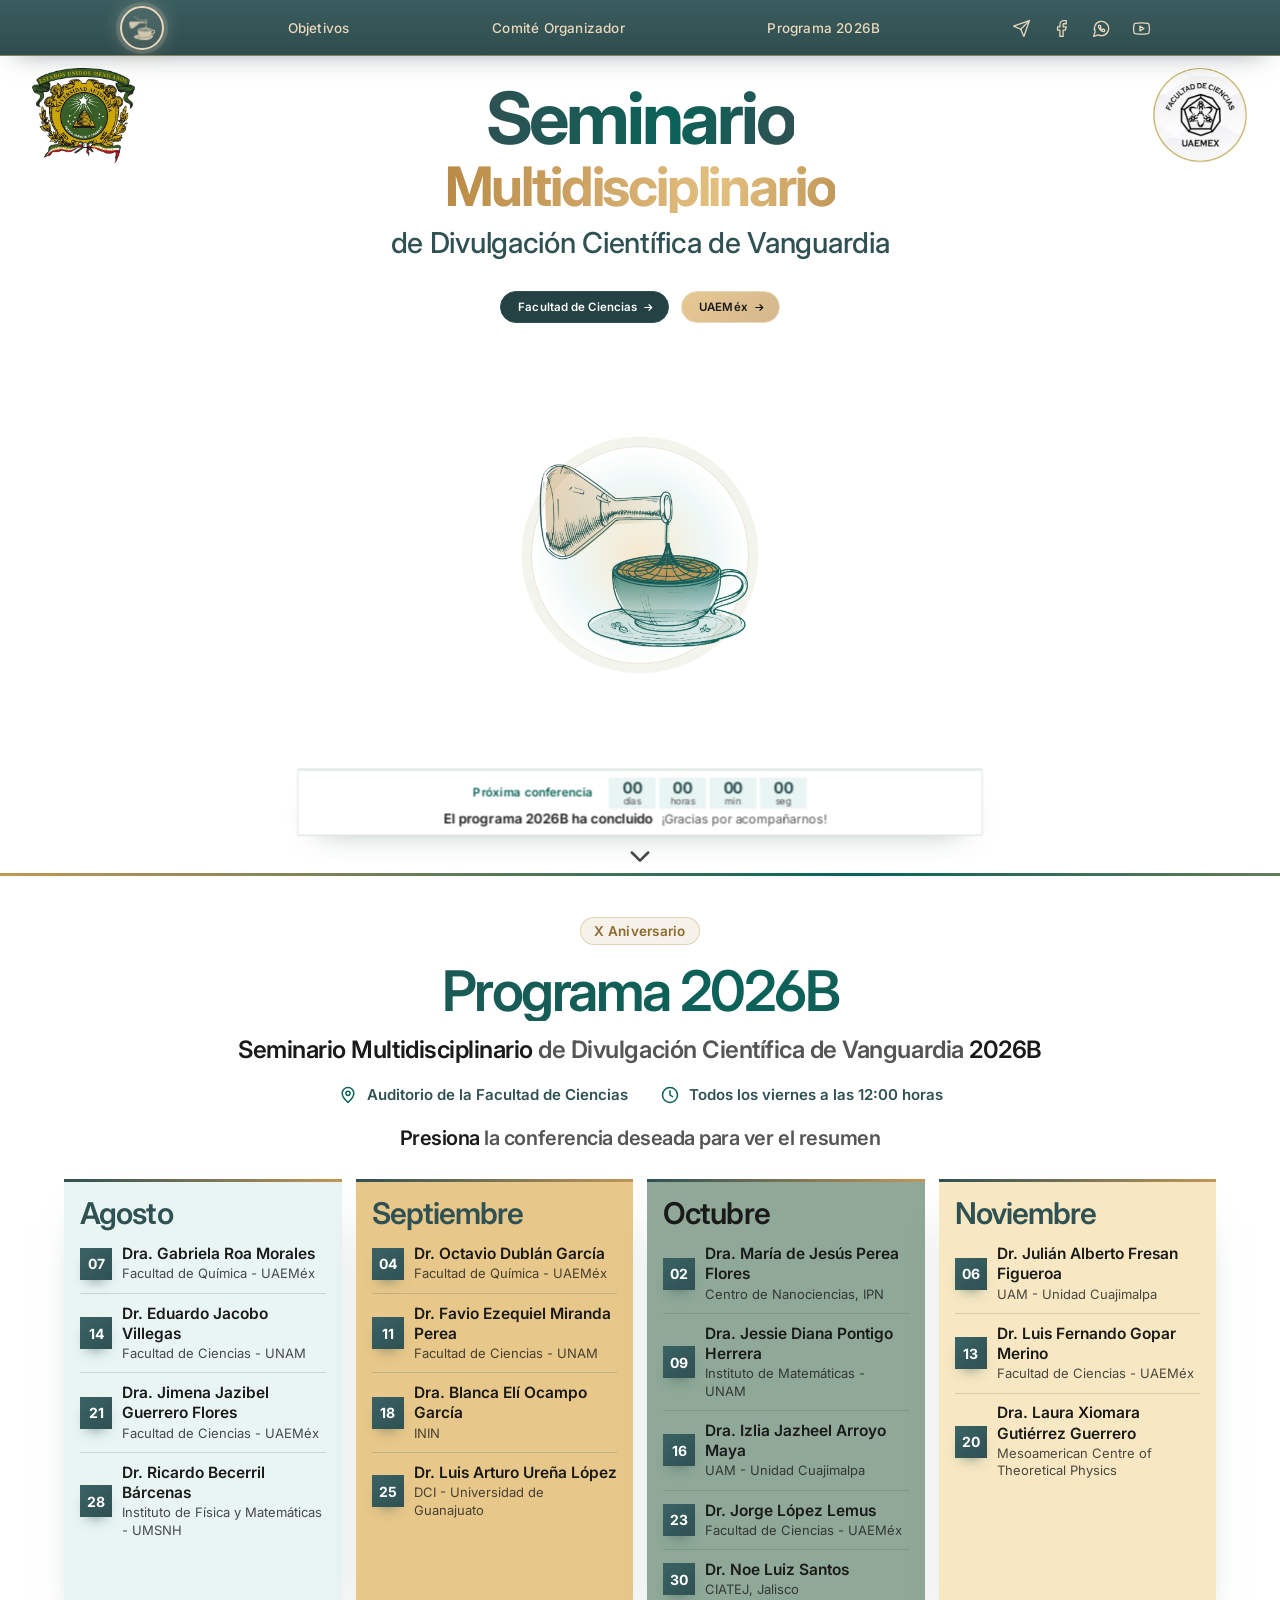
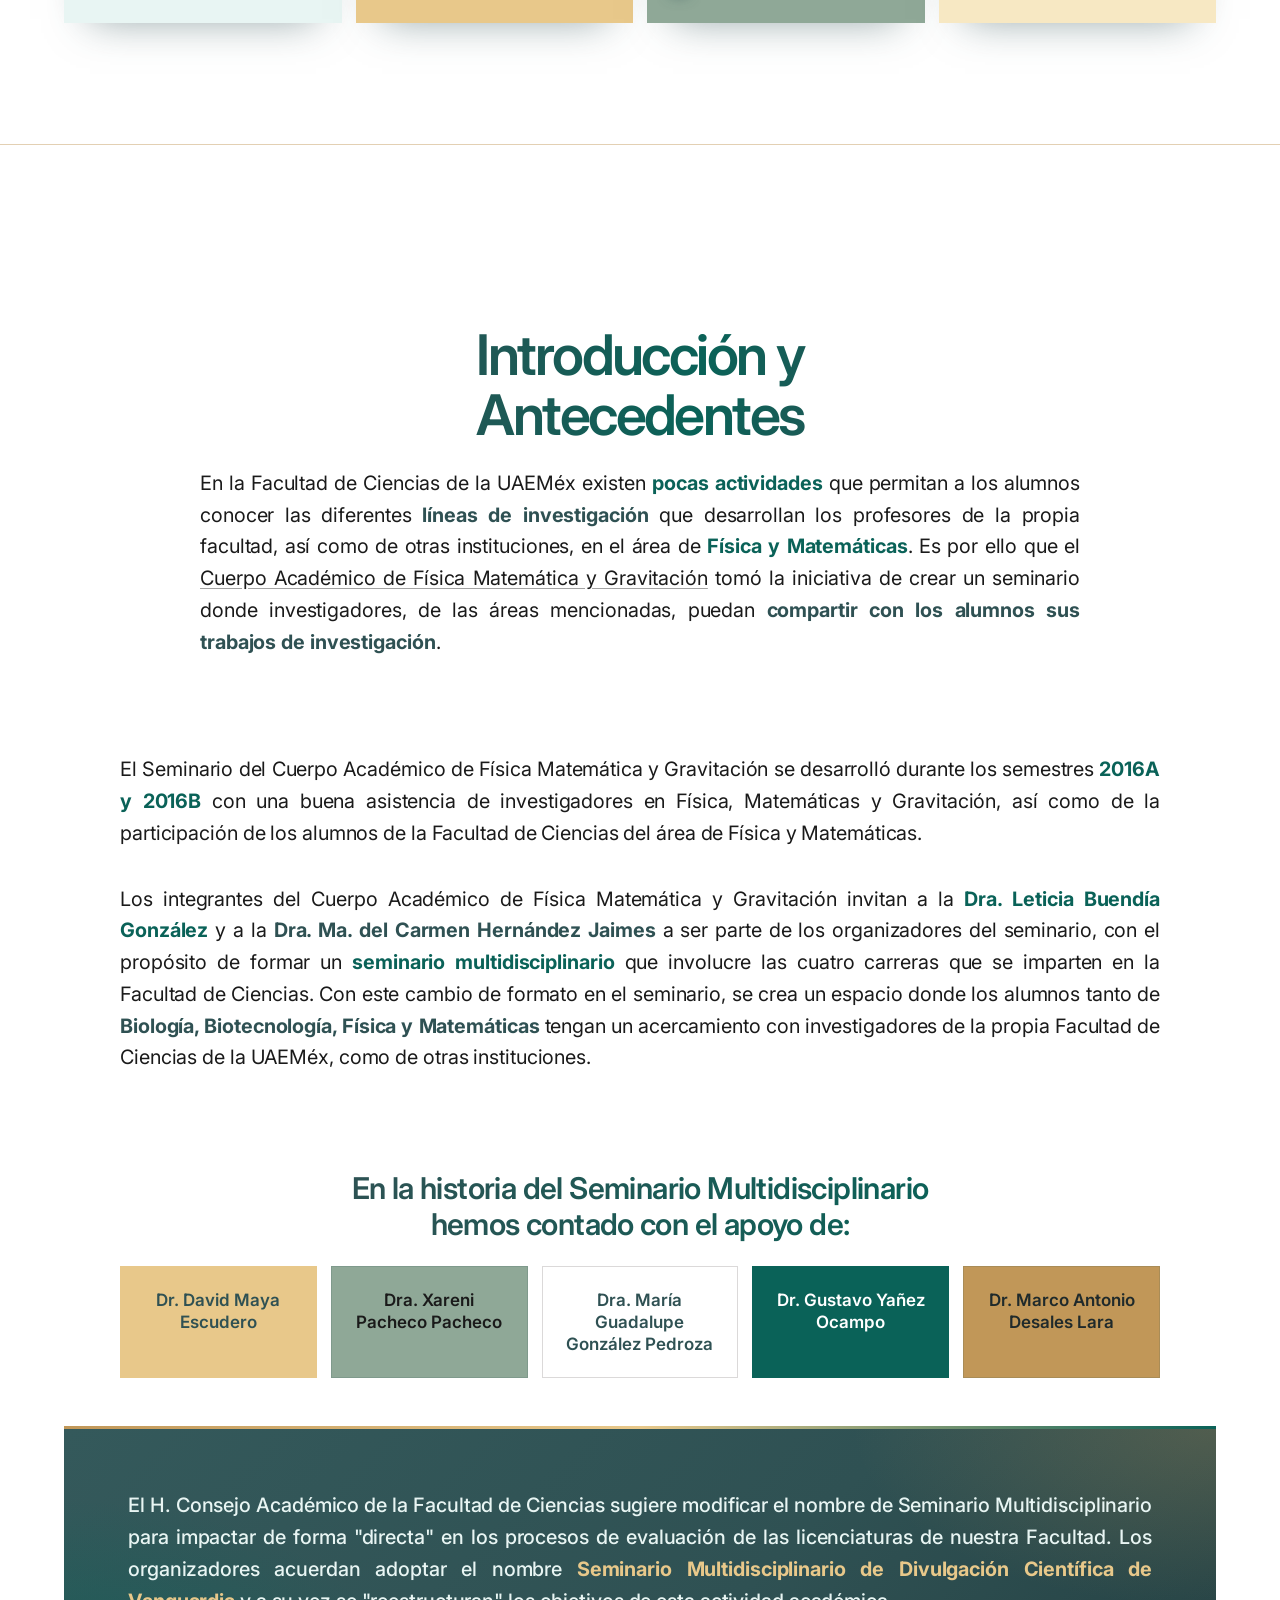
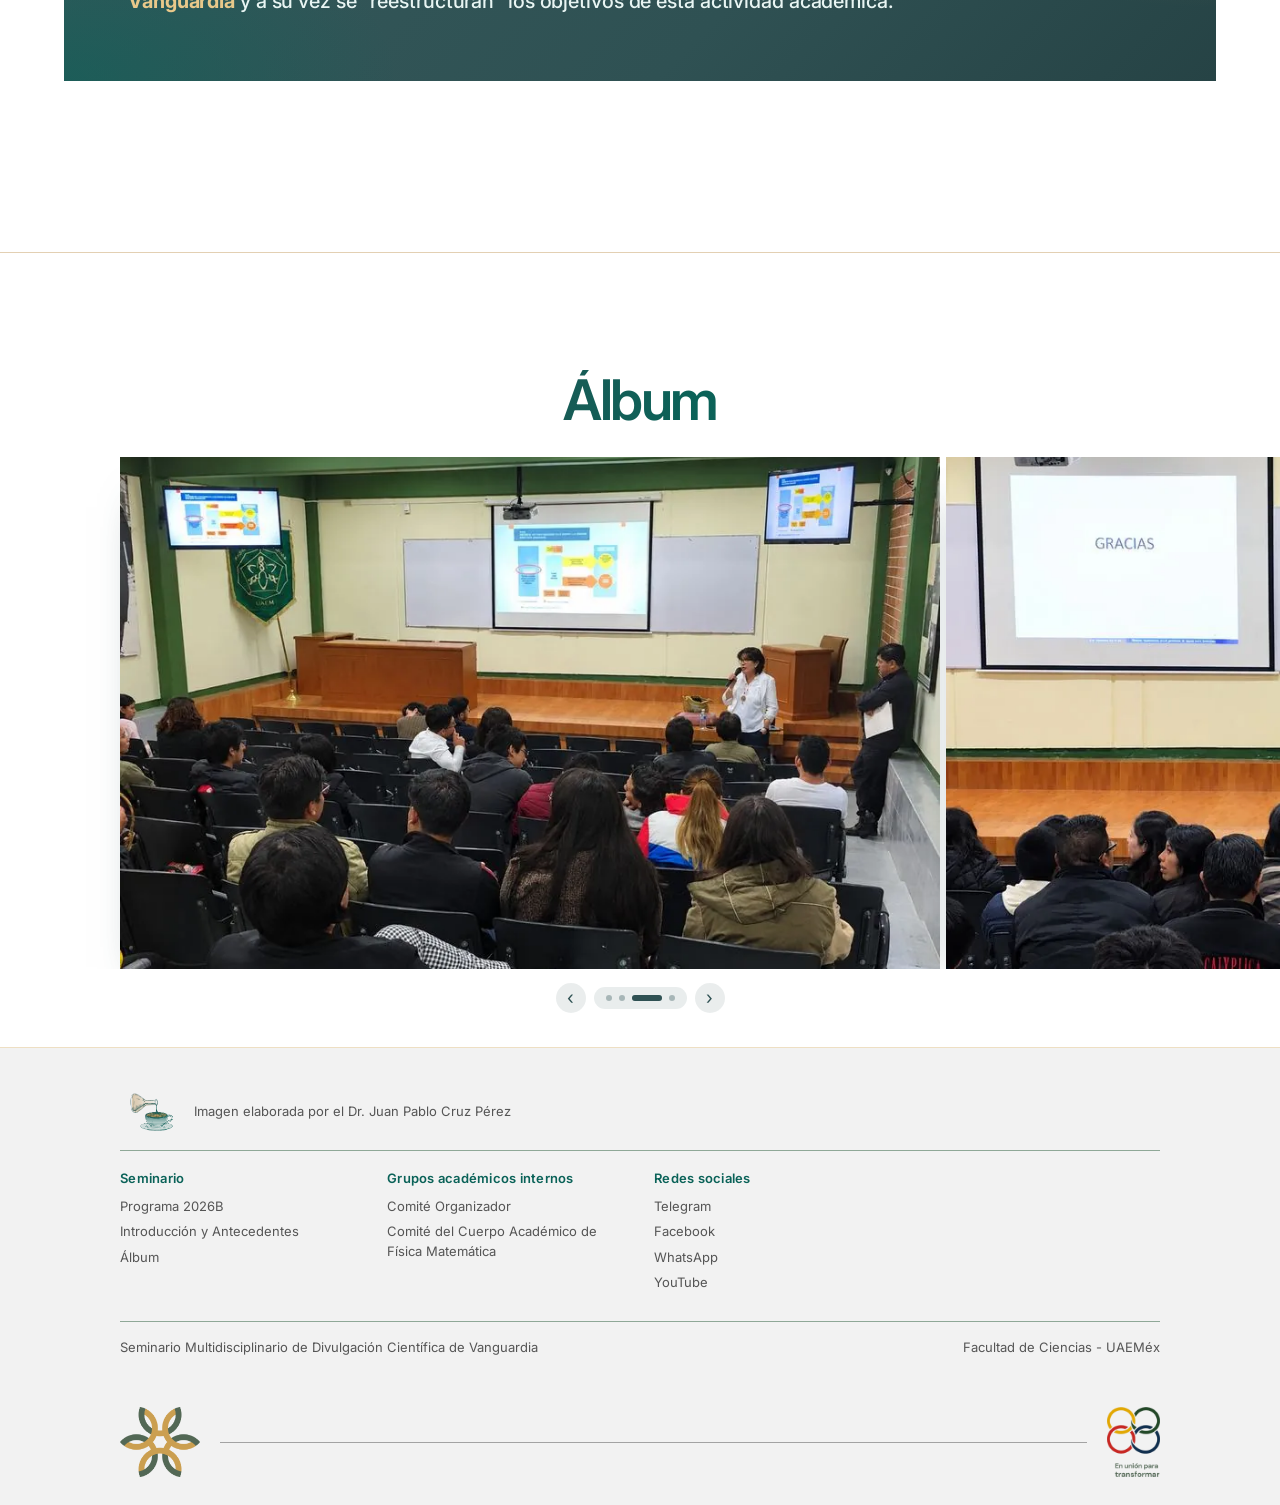
<file: index.html>
<!doctype html>
<!--
  ============================================================================
  Seminario Multidisciplinario de Divulgación Científica de Vanguardia
  Facultad de Ciencias · Universidad Autónoma del Estado de México (UAEMéx)
  ----------------------------------------------------------------------------
  Sitio estático de una sola página. Estructura de la carpeta:

    index.html            página principal: llama a cada sección como si fuera una función
    partes/               una sección por archivo (aquí se edita el contenido)
    css/estilos.css       todos los estilos
    js/                   comportamiento; el número indica la sección (00 = toda la página)
    js/00-cargador.js     carga las partes de partes/ dentro de esta página
    js/03-programa-datos.js   títulos y resúmenes de las conferencias
    img/                  imágenes del sitio
    descargas/            archivos para descargar (programa del semestre)

  Secciones de la página, en orden (cada una es un archivo de partes/):
    1. Barra superior y menú desplegable ......... partes/01-barra-superior.html
    2. Portada (título, ilustración y cuenta regresiva)  partes/02-portada.html
    3. Programa del semestre ..................... partes/03-programa.html
    4. Introducción y antecedentes .............. partes/04-introduccion.html
    5. Álbum de fotos ............................ partes/05-album.html
    6. Pie de página ............................ partes/06-pie-de-pagina.html
    7. Fichas de información (ventanas emergentes)  partes/07-fichas.html

  OJO: la página debe abrirse desde un servidor (ver README.md).
  ============================================================================
-->
<html lang="es" data-pal="pop" data-style="formal" class="cargando">
  <head>
    <meta charset="utf-8" />
    <meta name="viewport" content="width=device-width, initial-scale=1, viewport-fit=cover" />
    <meta name="theme-color" content="#2F5153" />
    <meta
      name="description"
      content="Seminario Multidisciplinario de Divulgación Científica de Vanguardia, Facultad de Ciencias, UAEMéx. Programa de conferencias 2026B."
    />
    <title>Seminario Multidisciplinario de Divulgación Científica de Vanguardia</title>
    <link rel="icon" type="image/webp" href="img/logo-smdcv.webp" />

    <!-- Tipografías de Google Fonts (requieren conexión a internet) -->
    <link rel="preconnect" href="https://fonts.googleapis.com" />
    <link rel="preconnect" href="https://fonts.gstatic.com" crossorigin />
    <link
      href="https://fonts.googleapis.com/css2?family=Bebas+Neue&family=Space+Grotesk:wght@500;600;700&family=JetBrains+Mono:wght@500&family=DM+Sans:wght@400;500;600;700&family=Inter:wght@400;500;600;700&display=swap"
      rel="stylesheet"
    />

    <!-- Oculta la página unos instantes, hasta que 00-cargador.js termina de montar las secciones -->
    <style>
      html.cargando body {
        visibility: hidden;
      }
    </style>
    <noscript>
      <style>
        html.cargando body {
          visibility: visible;
        }
      </style>
    </noscript>

    <!-- Estilos del sitio -->
    <link rel="stylesheet" href="css/estilos.css" />

    <!-- Escala según el ancho de pantalla: va aquí (sin defer) para evitar saltos al cargar -->
    <script src="js/00-escala.js"></script>
  </head>
  <body>
    <div data-parte="partes/01-barra-superior.html"></div>
    <div data-parte="partes/02-portada.html"></div>
    <div data-parte="partes/03-programa.html"></div>
    <div data-parte="partes/04-introduccion.html"></div>
    <div data-parte="partes/05-album.html"></div>
    <div data-parte="partes/06-pie-de-pagina.html"></div>
    <div data-parte="partes/07-fichas.html"></div>

    <noscript>Esta página necesita JavaScript activado para mostrarse.</noscript>

    <!-- ======================================================================
         CARGA DE LA PÁGINA
         1) 00-cargador.js reemplaza cada <div data-parte="..."> de arriba por el
            contenido de su archivo.
         2) Después carga, EN ESTE ORDEN, los scripts que usan esas secciones.
            El orden importa: 01-barra-superior.js crea window.SMDCV que usa 07-fichas.js, y
            03-programa-datos.js debe ir antes que 03-programa-resumenes.js.
         ====================================================================== -->
    <script src="js/00-cargador.js"></script>
    <script>
      cargarPagina([
        "js/01-barra-superior.js",
        "js/07-fichas.js",
        "js/00-animaciones.js",
        "js/05-album.js",
        "js/02-portada-cuenta-regresiva.js",
        "js/03-programa-datos.js",
        "js/03-programa-resumenes.js",
      ]);
    </script>
  </body>
</html>
</file>
<file: css/estilos.css>
/* ==========================================================================
   estilos.css · Hoja de estilos del sitio
   Seminario Multidisciplinario de Divulgación Científica de Vanguardia
   --------------------------------------------------------------------------
   CÓMO LEER ESTE ARCHIVO

   El archivo está ordenado de arriba hacia abajo y ese orden IMPORTA: en CSS,
   cuando dos reglas con la misma fuerza (especificidad) afectan al mismo
   elemento, gana la que aparece después. Por eso una misma parte de la página
   (por ejemplo, la portada) puede tener reglas en varios lugares: las primeras
   definen su aspecto básico y las siguientes lo afinan (tema de color,
   tamaños, pantallas pequeñas, impresión...).

   Para encontrar algo, busca el nombre de la clase (p. ej. ".mcard") o
   el encabezado numerado de cada bloque: cada encabezado indica la parte de la
   página a la que pertenece lo que sigue.

   VARIABLES DE COLOR (se definen al principio, en :root y [data-pal="pop"])
     --bg      color de fondo de la página
     --ink     color de los títulos (verde oscuro)
     --accent  color de acento y enlaces (verde)
     --glass   color dorado de detalles y bordes
     --text    color del texto normal
     --muted   color del texto secundario
   Las variables --z, --s y --nh las calculan js/00-escala.js y js/01-barra-superior.js
   (zoom general, escala de la ilustración y alto de la barra).

   ATRIBUTOS EN <html>
     data-pal="pop"       paleta de colores en uso
     data-style="formal"  estilo visual en uso
   Casi todas las reglas empiezan con html[data-style="formal"][...]: es solo
   una forma de darles la prioridad necesaria sobre las reglas base.
   ========================================================================== */

/* --------------------------------------------------------------------------
   01. General: tipografía, fondo, animaciones y ajustes de pantalla
   -------------------------------------------------------------------------- */
:root {
  --bg: #1a1a1a;
  --g2: #108378;
  --glow: rgba(124, 92, 255, 0.38);
  --ink: #e8f5f3;
  --ink2: #108378;
  --glass: #108378;
  --coffee-hi: #108378;
  --coffee-lo: #108378;
  --crema: #e8f5f3;
  --cup: #108378;
  --accent: #108378;
  --link: #108378;
  --text: #e8f5f3;
  --muted: #e8f5f3;
  box-sizing: border-box;
  padding-top: env(safe-area-inset-top, 0px);
  padding-bottom: env(safe-area-inset-bottom, 0px);
}
[data-pal="pop"] {
  --bg: #e8f5f3;
  --g2: #c19758;
  --glow: rgba(193, 151, 88, 0.2);
  --ink: #2f5153;
  --ink2: #0a6258;
  --glass: #c19758;
  --coffee-hi: #c19758;
  --coffee-lo: #c19758;
  --crema: #c19758;
  --cup: #0a6258;
  --accent: #0a6258;
  --sep: #c19758;
  --link: #0a6258;
  --text: #1a1a1a;
  --muted: #555555;
}
html {
  scroll-padding-top: env(safe-area-inset-top, 0px);
}
body {
  margin: 0;
  overflow-x: hidden;
  color: var(--text);
  font-family:
    "Space Grotesk",
    system-ui,
    -apple-system,
    "Segoe UI",
    sans-serif;
  background: linear-gradient(
    180deg,
    var(--bg) 0%,
    var(--bg) 85%,
    var(--g2) 100%
  );
}

/* --------------------------------------------------------------------------
   02. Barra superior y menú desplegable
   -------------------------------------------------------------------------- */
nav {
  flex: none;
  position: sticky;
  top: 0;
  z-index: 5;
  min-height: 44px;
  display: flex;
  align-items: center;
  justify-content: center;
  background: rgba(18, 18, 20, 0.72);
  backdrop-filter: saturate(180%) blur(20px);
  -webkit-backdrop-filter: saturate(180%) blur(20px);
}
.bar {
  width: min(1040px, 94vw);
  display: flex;
  flex-wrap: wrap;
  gap: 8px;
  justify-content: space-between;
  align-items: center;
  padding: 6px 0;
  font-size: 12.5px;
}
.bar > a {
  color: var(--link);
  text-decoration: none;
  padding: 6px 14px;
  border-radius: 999px;
  border: 1px solid var(--link);
  background: rgba(255, 255, 255, 0.05);
  transition:
    background 0.25s,
    color 0.25s;
}
.bar > a:hover,
.bar > a[aria-expanded="true"] {
  background: var(--link);
  color: #1a1a1a;
}
nav b {
  flex: none;
  font:
    400 20px "Bebas Neue",
    Impact,
    sans-serif;
  letter-spacing: 0.18em;
}

/* --------------------------------------------------------------------------
   03. Portada · también: General
   -------------------------------------------------------------------------- */
.top {
  flex: none;
  text-align: center;
  padding: clamp(10px, 3.5vh, 44px) 5vw 0;
  position: relative;
  z-index: 2;
}
.top > * {
  animation: up 1s cubic-bezier(0.2, 0.8, 0.2, 1) both;
}
.top > :nth-child(2) {
  animation-delay: 0.12s;
}
.top > :nth-child(3) {
  animation-delay: 0.24s;
}
.top > :nth-child(4) {
  animation-delay: 0.36s;
}
@keyframes up {
  from {
    opacity: 0;
    transform: translateY(22px);
  }
  to {
    opacity: 1;
    transform: none;
  }
}
h1 {
  margin: 0;
  line-height: 0.9;
}
.hw {
  display: inline-block;
  cursor: pointer;
  transition:
    transform 0.55s cubic-bezier(0.34, 1.56, 0.64, 1),
    filter 0.4s;
}
.w1 {
  font:
    400 clamp(42px, min(12vw, 11vh), 140px)/0.9 "Bebas Neue",
    Impact,
    sans-serif;
  letter-spacing: 0.04em;
  color: var(--text);
}
.w2 {
  display: block;
  margin: clamp(6px, 1.4vh, 14px) auto 0;
  width: max-content;
  font:
    400 clamp(22px, min(7vw, 7.4vh), 96px)/1 "Bebas Neue",
    Impact,
    sans-serif;
  letter-spacing: 0.2em;
  padding-left: 0.2em;
  color: var(--accent);
}
.w3 {
  display: block;
  margin: clamp(8px, 1.6vh, 16px) auto 0;
  max-width: 92vw;
  font:
    400 clamp(15px, min(4.4vw, 5.4vh), 72px)/1.15 "Bebas Neue",
    Impact,
    sans-serif;
  letter-spacing: 0.1em;
  padding-left: 0.1em;
  color: var(--text);
}
.w1:hover {
  transform: translateY(-8px) scale(1.05) rotate(-1deg);
}
.w2:hover {
  transform: scale(1.08) rotate(1deg);
}
.w3:hover {
  transform: scale(1.04);
}
.hw:hover {
  color: transparent;
  background: linear-gradient(120deg, var(--crema), var(--accent), var(--cup));
  -webkit-background-clip: text;
  background-clip: text;
  filter: brightness(1.15) saturate(1.4) drop-shadow(0 0 16px var(--accent));
  animation: shine 1.6s ease-in-out infinite alternate;
}
@keyframes shine {
  from {
    filter: brightness(1.15) saturate(1.4) hue-rotate(-18deg)
      drop-shadow(0 0 16px var(--accent));
  }
  to {
    filter: brightness(1.15) saturate(1.4) hue-rotate(22deg)
      drop-shadow(0 0 16px var(--accent));
  }
}
.tag {
  margin: clamp(10px, 2.4vh, 26px) auto 0;
  display: flex;
  align-items: center;
  justify-content: center;
  flex-wrap: wrap;
  gap: 10px clamp(10px, 1.6vw, 20px);
}
.inst {
  display: inline-flex;
  align-items: center;
  gap: 0.55em;
  padding: 0.7em 1.4em;
  border: 1px solid transparent;
  border-radius: 999px;
  background:
    linear-gradient(rgba(12, 12, 16, 0.78), rgba(12, 12, 16, 0.78)) padding-box,
    linear-gradient(120deg, var(--accent), var(--glass)) border-box;
  color: var(--text);
  text-decoration: none;
  font:
    600 clamp(13px, min(1.9vw, 2.2vh), 19px)/1.2 system-ui,
    -apple-system,
    "Segoe UI",
    sans-serif;
  letter-spacing: 0.06em;
  backdrop-filter: blur(12px);
  -webkit-backdrop-filter: blur(12px);
  transition:
    transform 0.3s,
    box-shadow 0.3s,
    color 0.3s;
}
.inst::after {
  content: "↗";
  font-size: 0.95em;
  opacity: 0.7;
  transition:
    transform 0.3s,
    opacity 0.3s;
}
.inst:last-child {
  background: linear-gradient(120deg, var(--accent), var(--glass));
  color: #1a1a1a;
  box-shadow: 0 10px 30px -12px var(--accent);
}
.inst:hover {
  transform: translateY(-3px);
  box-shadow: 0 12px 32px -10px var(--accent);
}
.inst:hover::after {
  transform: translate(2px, -2px);
  opacity: 1;
}
.inst:first-child:hover {
  background: linear-gradient(120deg, var(--accent), var(--glass));
  color: #1a1a1a;
}
.art {
  flex: 1 1 0;
  min-height: 0;
  width: min(1060px, 96vw);
  margin: clamp(14px, 3.5vh, 36px) auto clamp(8px, 2vh, 20px);
  transition: transform 0.25s ease-out;
  position: relative;
  z-index: 1;
}
.art > svg {
  position: absolute;
  left: 11%;
  top: 8%;
  width: 78%;
  height: 84%;
  display: block;
  overflow: visible;
  animation: float 7s ease-in-out infinite alternate;
}
@keyframes float {
  to {
    transform: translateY(-10px);
  }
}
.ring {
  fill: none;
  stroke-linecap: round;
  stroke-dasharray: 1500 1160;
  animation: orbit 16s linear infinite;
}
.ring.r2 {
  stroke-dasharray: 1100 1300;
  animation-duration: 22s;
  animation-direction: reverse;
}
@keyframes orbit {
  to {
    stroke-dashoffset: -2660;
  }
}
.halo {
  animation: pulse 4s ease-in-out infinite alternate;
}
@keyframes pulse {
  from {
    opacity: 0.35;
  }
  to {
    opacity: 0.7;
  }
}
.fh {
  cursor: pointer;
  transition:
    transform 0.6s cubic-bezier(0.34, 1.56, 0.64, 1),
    filter 0.4s;
}
.fh1 {
  transform-origin: 650px 380px;
}
.fh1:hover {
  transform: rotate(-4deg) scale(1.03);
}
.fh2 {
  transform-origin: 645px 800px;
}
.fh2:hover {
  transform: translateY(-8px) scale(1.04) rotate(0.8deg);
}
.fh:hover {
  filter: brightness(1.15) saturate(1.3) drop-shadow(0 0 16px var(--accent));
}
.fh:hover .ink {
  fill: url(#hot);
  animation: hue 1.6s ease-in-out infinite alternate;
}
@keyframes hue {
  from {
    filter: hue-rotate(-18deg);
  }
  to {
    filter: hue-rotate(22deg);
  }
}
.flask {
  transform-origin: 650px 380px;
  animation: sway 5s ease-in-out infinite alternate;
}
@keyframes sway {
  from {
    transform: rotate(-1.4deg);
  }
  to {
    transform: rotate(1.2deg);
  }
}
.bub {
  fill: #fff;
  opacity: 0;
  animation: bub 3.6s ease-in infinite;
}
@keyframes bub {
  0% {
    transform: translate(0, 0);
    opacity: 0;
  }
  20% {
    opacity: 0.8;
  }
  100% {
    transform: translate(60px, -10px);
    opacity: 0;
  }
}
.str {
  filter: drop-shadow(0 0 5px var(--accent));
}
.flow {
  stroke-dasharray: 7 15;
  animation: flow 0.7s linear infinite;
}
@keyframes flow {
  to {
    stroke-dashoffset: -22;
  }
}
.drop {
  fill: var(--crema);
  opacity: 0;
  animation: drop 1.5s ease-in infinite;
}
@keyframes drop {
  0% {
    transform: translateY(0);
    opacity: 0;
  }
  15% {
    opacity: 1;
  }
  100% {
    transform: translateY(88px);
    opacity: 0;
  }
}
.rip {
  fill: none;
  stroke: var(--crema);
  stroke-width: 1.6;
  vector-effect: non-scaling-stroke;
  transform-box: fill-box;
  transform-origin: center;
  animation: rip 4s ease-out infinite;
  opacity: 0;
}
@keyframes rip {
  0% {
    transform: scale(0.04);
    opacity: 0.9;
  }
  100% {
    transform: scale(1);
    opacity: 0;
  }
}
.steam {
  fill: none;
  stroke: var(--ink);
  stroke-width: 2.4;
  stroke-linecap: round;
  opacity: 0;
  animation: steam 4.5s ease-in-out infinite;
  filter: blur(1.2px);
}
@keyframes steam {
  0% {
    opacity: 0;
    transform: translateY(0) scaleX(1);
  }
  25% {
    opacity: 0.5;
  }
  100% {
    opacity: 0;
    transform: translateY(-38px) scaleX(1.25);
  }
}
.stage {
  height: calc(
    100vh - var(--nh, 44px) - 90px - env(safe-area-inset-top, 0px) -
      env(safe-area-inset-bottom, 0px)
  );
  height: calc(
    100dvh / var(--z, 1) - var(--nh, 44px) - 90px -
      env(safe-area-inset-top, 0px) - env(safe-area-inset-bottom, 0px)
  );
  height: calc(
    100svh / var(--z, 1) - var(--nh, 44px) - 90px -
      env(safe-area-inset-top, 0px) - env(safe-area-inset-bottom, 0px)
  );
  height: calc(
    100dvh / var(--z, 1) - var(--nh, 44px) - 90px -
      env(safe-area-inset-top, 0px) - env(safe-area-inset-bottom, 0px)
  );
  height: calc(
    100svh / var(--z, 1) - var(--nh, 44px) - 90px -
      env(safe-area-inset-top, 0px) - env(safe-area-inset-bottom, 0px)
  );
  display: flex;
  flex-direction: column;
  position: relative;
}
.cue {
  flex: none;
  position: relative;
  z-index: 3;
  display: flex;
  align-items: center;
  justify-content: center;
  width: 44px;
  height: 40px;
  margin: 0 auto;
  color: var(--text);
  opacity: 0.8;
  text-decoration: none;
  animation: bob 2s ease-in-out infinite;
}
.cue:hover {
  opacity: 1;
}
.cue svg {
  position: static;
  width: 28px;
  height: 28px;
  animation: none;
}
.big svg {
  width: 0.95em;
  height: 0.95em;
  flex: none;
}
@keyframes bob {
  50% {
    transform: translateY(6px);
  }
}

/* --------------------------------------------------------------------------
   04. Introducción y antecedentes · también: General
   -------------------------------------------------------------------------- */
.info {
  position: relative;
  z-index: 1;
  background: #e8f5f3;
  color: #1a1a1a;
  text-align: center;
  padding: clamp(56px, 9vw, 110px) 5vw clamp(56px, 8vw, 100px);
  --lk: #108378;
  font-family:
    system-ui,
    -apple-system,
    "Segoe UI",
    sans-serif;
}
.info h2 {
  margin: 0;
  font-weight: 600;
  font-size: clamp(38px, 7vw, 80px);
  line-height: 1.05;
  letter-spacing: -0.025em;
}
.when {
  margin: 14px 0 0;
  font-size: clamp(20px, 2.8vw, 30px);
}
.lead {
  max-width: 760px;
  margin: 22px auto 0;
  font-size: clamp(17px, 1.7vw, 21px);
  line-height: 1.5;
  color: #555555;
}
.lead a {
  color: var(--lk);
  text-decoration: none;
}
.lead a:hover {
  text-decoration: underline;
}
.pills {
  display: flex;
  gap: 14px;
  justify-content: center;
  flex-wrap: wrap;
  margin-top: 30px;
}
.pill {
  padding: 12px 26px;
  border-radius: 999px;
  font-size: clamp(16px, 1.6vw, 19px);
  text-decoration: none;
  border: 1px solid var(--lk);
  color: var(--lk);
  transition:
    background 0.25s,
    color 0.25s,
    opacity 0.25s;
}
.pill.ghost:hover {
  background: var(--lk);
  color: #fff;
}
.card {
  background: #fff;
  border-radius: 22px;
  padding: clamp(22px, 3vw, 36px);
  font-size: clamp(16px, 1.5vw, 18px);
  line-height: 1.6;
  color: #555555;
}
.sup {
  max-width: 1040px;
  margin: clamp(40px, 6vw, 72px) auto 0;
}
.sup .lead {
  margin-top: 0;
  color: #1a1a1a;
  font-weight: 600;
  font-size: clamp(20px, 2.4vw, 28px);
}
.tiles {
  display: grid;
  grid-template-columns: repeat(auto-fit, minmax(190px, 1fr));
  gap: 14px;
  margin-top: 24px;
}
.tile {
  background: #fff;
  border-radius: 18px;
  padding: 22px 18px;
  font-weight: 600;
  font-size: 17px;
  line-height: 1.3;
}
.dark {
  max-width: 1040px;
  margin: clamp(28px, 4vw, 48px) auto 0;
  background: #1a1a1a;
  color: #8fa897;
  border-radius: 28px;
  padding: clamp(26px, 4vw, 52px);
  text-align: left;
  font-size: clamp(17px, 1.9vw, 22px);
  line-height: 1.55;
}
.dark strong {
  color: #fff;
}
body::before {
  content: "";
  position: fixed;
  inset: 0;
  pointer-events: none;
  z-index: 0;
  opacity: 0.6;
  background: radial-gradient(
    1100px 300px at 50% 100%,
    var(--glow),
    transparent 70%
  );
}
body::after {
  content: "";
  position: fixed;
  inset: 0;
  pointer-events: none;
  z-index: 0;
  background-image:
    linear-gradient(rgba(255, 255, 255, 0.04) 1px, transparent 1px),
    linear-gradient(90deg, rgba(255, 255, 255, 0.04) 1px, transparent 1px);
  background-size: 56px 56px;
  -webkit-mask-image: radial-gradient(
    ellipse 85% 70% at 50% 28%,
    #000 25%,
    transparent 75%
  );
  mask-image: radial-gradient(
    ellipse 85% 70% at 50% 28%,
    #000 25%,
    transparent 75%
  );
}

/* --------------------------------------------------------------------------
   05. Barra superior y menú desplegable
   -------------------------------------------------------------------------- */
nav {
  background: rgba(5, 6, 10, 0.62);
  border-bottom: 1px solid rgba(255, 255, 255, 0.08);
}
nav b {
  font:
    700 15px/1 "Space Grotesk",
    system-ui,
    sans-serif;
  letter-spacing: 0.02em;
  color: #1a1a1a;
  background: linear-gradient(135deg, var(--accent), var(--glass));
  padding: 7px 10px;
  border-radius: 8px;
}
.bar > a {
  border-color: transparent;
  background: none;
  color: #e8f5f3;
  border-radius: 8px;
  font-family: "Space Grotesk", system-ui, sans-serif;
  font-size: 13.5px;
  padding: 7px 14px;
}
.bar > a:hover,
.bar > a[aria-expanded="true"] {
  background: rgba(255, 255, 255, 0.09);
  color: #fff;
}

/* --------------------------------------------------------------------------
   06. Portada
   -------------------------------------------------------------------------- */
.w1 {
  font:
    700 clamp(36px, min(9vw, 9vh), 104px)/0.95 "Space Grotesk",
    system-ui,
    sans-serif;
  letter-spacing: -0.04em;
  color: var(--text);
}
.w2 {
  margin: clamp(2px, 0.8vh, 8px) auto 0;
  max-width: 94vw;
  padding-left: 0;
  font:
    700 clamp(20px, min(6.5vw, 6.8vh), 84px)/1 "Space Grotesk",
    system-ui,
    sans-serif;
  letter-spacing: -0.035em;
  background: linear-gradient(100deg, var(--accent), var(--glass));
  -webkit-background-clip: text;
  background-clip: text;
  color: transparent;
}
.w3 {
  padding-left: 0;
  font:
    500 clamp(13px, min(3vw, 3.6vh), 41px)/1.15 "Space Grotesk",
    system-ui,
    sans-serif;
  letter-spacing: -0.01em;
  color: #e8f5f3;
}
.inst {
  padding: 0.72em 1.5em;
  border: 1px solid rgba(255, 255, 255, 0.22);
  border-radius: 10px;
  background: rgba(255, 255, 255, 0.04);
  color: #fff;
  font:
    500 clamp(11px, min(1.6vw, 1.8vh), 15px)/1.2 "Space Grotesk",
    system-ui,
    sans-serif;
  letter-spacing: 0;
  box-shadow: none;
}
.inst::after {
  content: "→";
}
.inst:last-child {
  background: #e8f5f3;
  color: #1a1a1a;
  border-color: #e8f5f3;
  box-shadow: 0 12px 36px -12px var(--accent);
}
.inst:hover {
  transform: translateY(-2px);
  border-color: var(--accent);
  box-shadow:
    0 0 0 4px rgba(255, 255, 255, 0.06),
    0 12px 34px -10px var(--accent);
}
.inst:hover::after {
  transform: translateX(3px);
}
.inst:first-child:hover {
  background: rgba(255, 255, 255, 0.1);
  color: #fff;
}
.chip {
  position: absolute;
  z-index: 2;
  display: flex;
  gap: 8px;
  align-items: center;
  padding: 7px 12px;
  border: 1px solid rgba(255, 255, 255, 0.14);
  border-radius: 10px;
  background: rgba(255, 255, 255, 0.05);
  backdrop-filter: blur(10px);
  -webkit-backdrop-filter: blur(10px);
  font:
    500 12px/1 "JetBrains Mono",
    ui-monospace,
    monospace;
  color: #e8f5f3;
  animation: fl 6s ease-in-out infinite alternate;
}
.chip b {
  color: var(--accent);
  font-weight: 500;
}
@keyframes fl {
  to {
    transform: translateY(-8px);
  }
}
@media (max-width: 760px) {
  .chip {
    display: none;
  }
}
.info {
  font-family: "Space Grotesk", system-ui, sans-serif;
}
.chip::before {
  content: "";
  width: 7px;
  height: 7px;
  border-radius: 50%;
  background: var(--accent);
  flex: none;
}

/* --------------------------------------------------------------------------
   07. General: tipografía, fondo, animaciones y ajustes de pantalla
   -------------------------------------------------------------------------- */
[data-pal="pop"] body::after {
  background-image:
    linear-gradient(rgba(47, 81, 83, 0.07) 1px, transparent 1px),
    linear-gradient(90deg, rgba(47, 81, 83, 0.07) 1px, transparent 1px);
}
[data-pal="pop"] nav {
  background: rgba(232, 245, 243, 0.84);
  border-bottom-color: rgba(47, 81, 83, 0.08);
}
[data-pal="pop"] nav b {
  color: #fff;
}
[data-pal="pop"] .bar > a {
  color: #2f5153;
}
[data-pal="pop"] .bar > a:hover,
[data-pal="pop"] .bar > a[aria-expanded="true"] {
  background: rgba(47, 81, 83, 0.07);
  color: #1a1a1a;
}
[data-pal="pop"] .w3 {
  color: #0a6258;
}
[data-pal="pop"] .inst {
  border-color: rgba(47, 81, 83, 0.25);
  background: rgba(232, 245, 243, 0.75);
  color: #1a1a1a;
}
[data-pal="pop"] .inst:last-child {
  background: #0a6258;
  color: #fff;
  border-color: #0a6258;
}
[data-pal="pop"] .inst:first-child:hover {
  background: rgba(47, 81, 83, 0.06);
  color: #1a1a1a;
}
[data-pal="pop"] .chip {
  border-color: rgba(47, 81, 83, 0.12);
  background: rgba(232, 245, 243, 0.8);
  color: #2f5153;
}
[data-pal="pop"] .bub {
  fill: #fff;
}
[data-pal="pop"] .info {
  --lk: #0a6258;
}
[data-pal="pop"] .mega {
  background: rgba(255, 255, 255, 0.97);
  border-bottom-color: rgba(47, 81, 83, 0.08);
}
[data-pal="pop"] .panel a,
[data-pal="pop"] .nm,
[data-pal="pop"] .obj {
  color: #1a1a1a;
}
[data-pal="pop"] .panel a:hover {
  color: var(--accent);
}
[data-pal="pop"] .txt {
  color: #555555;
}
[data-pal="pop"] .obj {
  border-top-color: rgba(47, 81, 83, 0.16);
}
[data-pal="pop"] .scrim {
  background: rgba(255, 255, 255, 0.4);
}
.art .ring {
  opacity: 0.7;
}
.panel .nm a {
  text-decoration: underline;
  text-decoration-color: rgba(255, 255, 255, 0.35);
  text-underline-offset: 3px;
}
[data-pal="pop"] .panel .nm a {
  text-decoration-color: rgba(47, 81, 83, 0.35);
}
.views {
  position: fixed;
  inset: 0;
  z-index: 30;
  background: #e8f5f3;
  color: #1a1a1a;
  overflow: auto;
  font-family: "Space Grotesk", system-ui, sans-serif;
  --lk: #108378;
  opacity: 0;
  visibility: hidden;
  transform: translateY(24px);
  transition:
    opacity 0.35s,
    transform 0.45s cubic-bezier(0.2, 0.8, 0.2, 1),
    visibility 0s 0.45s;
}
.views.on {
  opacity: 1;
  visibility: visible;
  transform: none;
  transition:
    opacity 0.35s,
    transform 0.45s cubic-bezier(0.2, 0.8, 0.2, 1);
}
[data-pal="pop"] .views {
  --lk: #0a6258;
}

/* --------------------------------------------------------------------------
   08. Fichas de información
   -------------------------------------------------------------------------- */
.vbar {
  position: sticky;
  top: 0;
  z-index: 2;
  display: flex;
  align-items: center;
  justify-content: space-between;
  padding: 12px 5vw;
  background: rgba(245, 245, 247, 0.85);
  backdrop-filter: blur(14px);
  -webkit-backdrop-filter: blur(14px);
  border-bottom: 1px solid rgba(0, 0, 0, 0.08);
}
.vbar b {
  font-weight: 700;
  letter-spacing: 0.06em;
  font-size: 14px;
  color: #555555;
}
.vback {
  font: inherit;
  font-size: 15px;
  color: var(--lk);
  background: none;
  border: 1px solid var(--lk);
  border-radius: 10px;
  padding: 8px 16px;
  cursor: pointer;
  transition:
    background 0.25s,
    color 0.25s;
}
.vback:hover {
  background: var(--lk);
  color: #fff;
}
.vw {
  display: none;
  max-width: 900px;
  margin: 0 auto;
  padding: clamp(32px, 6vw, 72px) 5vw clamp(48px, 8vw, 96px);
}
.vw.on {
  display: block;
  animation: up 0.5s both;
}
.vk {
  margin: 0 0 10px;
  color: var(--lk);
  font:
    500 13px/1.5 "JetBrains Mono",
    ui-monospace,
    monospace;
  letter-spacing: 0.04em;
}
.vw h2 {
  margin: 0 0 clamp(24px, 4vw, 40px);
  font-weight: 700;
  font-size: clamp(34px, 6vw, 64px);
  line-height: 1.05;
  letter-spacing: -0.03em;
}
.vgrid {
  display: grid;
  grid-template-columns: repeat(auto-fit, minmax(min(300px, 100%), 1fr));
  gap: 16px;
}
.vgrid .card {
  padding: clamp(20px, 3vw, 28px);
  font-size: 16px;
}
.vgrid .wide {
  grid-column: 1/-1;
}
.card h3 {
  margin: 0 0 14px;
  font:
    500 12px/1.4 "JetBrains Mono",
    ui-monospace,
    monospace;
  letter-spacing: 0.06em;
  text-transform: uppercase;
  color: #555555;
}
.card h4 {
  margin: 16px 0 8px;
  font-size: 14px;
  font-weight: 600;
  color: #555555;
}
.card h4:first-child {
  margin-top: 0;
}
.card dl {
  margin: 0;
}
.card dt {
  margin-top: 12px;
  font-weight: 600;
  color: #1a1a1a;
}
.card dt:first-child {
  margin-top: 0;
}
.card dd {
  margin: 2px 0 0;
  color: #555555;
}
.chips {
  display: flex;
  flex-wrap: wrap;
  gap: 8px;
}
.chips span {
  padding: 6px 12px;
  border-radius: 999px;
  background: #e8f5f3;
  border: 1px solid rgba(0, 0, 0, 0.06);
  font-size: 14px;
  color: #1a1a1a;
}
.card a.lnk {
  display: block;
  margin: 0 0 8px;
  color: var(--lk);
  text-decoration: none;
}
.card a.lnk:hover {
  text-decoration: underline;
}
.card .pill {
  display: inline-block;
  margin: 0 8px 8px 0;
  padding: 10px 18px;
  font-size: 15px;
}
.st {
  margin: 0;
  font-size: 20px;
  font-weight: 600;
  color: #1a1a1a;
}
.quote {
  background: #1a1a1a;
  color: #e8f5f3;
  font-size: clamp(18px, 2.4vw, 24px);
  line-height: 1.45;
}
.quote span {
  display: block;
  margin-top: 10px;
  font-size: 14px;
  color: #8fa897;
}

/* --------------------------------------------------------------------------
   09. General: tipografía, fondo, animaciones y ajustes de pantalla
   -------------------------------------------------------------------------- */
[data-pal="pop"] .w1:not(:hover) {
  background: linear-gradient(100deg, #2f5153, #0a6258 55%, #0a6258);
  -webkit-background-clip: text;
  background-clip: text;
  color: transparent;
}
[data-pal="pop"] .w3 {
  color: #0a6258;
}
[data-pal="pop"] .inst {
  border-color: #0a6258;
  color: #0a6258;
}
[data-pal="pop"] .inst:last-child {
  background: #0a6258;
  color: #fff;
  border-color: #0a6258;
}
[data-pal="pop"] .inst:hover {
  border-color: #c19758;
  box-shadow:
    0 0 0 4px rgba(193, 151, 88, 0.18),
    0 12px 30px -10px #c19758;
}
[data-pal="pop"] .inst:first-child:hover {
  background: #c19758;
  color: #2f5153;
}
[data-pal="pop"] .info,
[data-pal="pop"] .views {
  background: #fff;
}
[data-pal="pop"] .vbar {
  background: rgba(255, 255, 255, 0.9);
}
[data-pal="pop"] .info h2,
[data-pal="pop"] .vw h2 {
  background: linear-gradient(100deg, #2f5153, #0a6258 45%, #c19758);
  -webkit-background-clip: text;
  background-clip: text;
  color: transparent;
}
[data-pal="pop"] .when {
  color: #c19758;
  font-weight: 600;
  letter-spacing: 0.08em;
}
[data-pal="pop"] .lead {
  color: #555;
}
[data-pal="pop"] .lead a {
  color: #0a6258;
}
[data-pal="pop"] .card,
[data-pal="pop"] .tile {
  background: #e8f5f3;
  border: 1px solid rgba(10, 98, 88, 0.18);
  color: #2f5153;
}
[data-pal="pop"] .card h3 {
  color: #c19758;
}
[data-pal="pop"] .tile {
  border-left: 4px solid #0a6258;
  font-weight: 600;
}
[data-pal="pop"] .tile:nth-child(even) {
  border-left-color: #c19758;
}
[data-pal="pop"] .dark,
[data-pal="pop"] .quote {
  background: #2f5153;
  color: #e8f5f3;
}
[data-pal="pop"] .dark strong,
[data-pal="pop"] .quote span {
  color: #c19758;
}
[data-pal="pop"] .pill {
  border-color: #0a6258;
  color: #0a6258;
}
[data-pal="pop"] .pill.ghost:hover {
  background: #0a6258;
  color: #fff;
}
[data-pal="pop"] .chips span {
  background: #fff;
  border-color: rgba(10, 98, 88, 0.3);
  color: #2f5153;
}
[data-pal="pop"] .st {
  color: #0a6258;
}
[data-pal="pop"] .card dt {
  color: #2f5153;
}
html[data-style="formal"] {
  --bg: #ffffff;
  --g2: #ffffff;
  --glow: transparent;
}
html[data-style="formal"] body,
html[data-style="formal"] .w1,
html[data-style="formal"] .w2,
html[data-style="formal"] .w3,
html[data-style="formal"] .inst,
html[data-style="formal"] .info,
html[data-style="formal"] .views,
html[data-style="formal"] nav b,
html[data-style="formal"] .bar > a {
  font-family: "DM Sans", system-ui, sans-serif;
}
html[data-style="formal"] body::after,
html[data-style="formal"] body::before,
html[data-style="formal"] .ring,
html[data-style="formal"] .halo {
  display: none;
}

/* --------------------------------------------------------------------------
   10. Barra superior y menú desplegable
   -------------------------------------------------------------------------- */
html[data-style="formal"] nav {
  background: #2f5153;
  border-bottom: 0;
  box-shadow: 0 2px 4px rgba(0, 0, 0, 0.18);
}
html[data-style="formal"] nav b {
  background: none;
  color: #fff;
  padding: 0;
  font-size: 18px;
  font-weight: 700;
  letter-spacing: 0.02em;
}
html[data-style="formal"] .bar > a {
  color: #e8f5f3;
}
html[data-style="formal"] .bar > a:hover,
html[data-style="formal"] .bar > a[aria-expanded="true"] {
  background: rgba(255, 255, 255, 0.16);
  color: #fff;
}

/* --------------------------------------------------------------------------
   11. Portada
   -------------------------------------------------------------------------- */
html[data-style="formal"] .w1:not(:hover) {
  background: none;
  -webkit-background-clip: border-box;
  background-clip: border-box;
  color: #2f5153;
  letter-spacing: -0.03em;
}
html[data-style="formal"] .w2 {
  background: none;
  -webkit-background-clip: border-box;
  background-clip: border-box;
  color: #0a6258;
}
html[data-style="formal"] .w3 {
  color: #0a6258;
  font-weight: 500;
}
html[data-style="formal"] .inst {
  background: #0a6258;
  color: #fff;
  border: 1px solid #0a6258;
  border-radius: 8px;
  backdrop-filter: none;
  -webkit-backdrop-filter: none;
  box-shadow: none;
  font-weight: 600;
  letter-spacing: 0;
}
html[data-style="formal"] .inst::after {
  content: none;
}
html[data-style="formal"] .inst:last-child {
  background: #c19758;
  color: #1a1a1a;
  border-color: #c19758;
  box-shadow: none;
}
html[data-style="formal"] .inst:hover {
  background: #2f5153;
  border-color: #2f5153;
  color: #fff;
  box-shadow: 0 6px 16px -6px rgba(10, 98, 88, 0.5);
}
html[data-style="formal"] .inst:first-child:hover {
  background: #2f5153;
  color: #fff;
}
html[data-style="formal"] .inst:last-child:hover {
  background: #c19758;
  border-color: #c19758;
  color: #1a1a1a;
}
html[data-style="formal"] .info h2,
html[data-style="formal"] .vw h2 {
  background: none;
  -webkit-background-clip: border-box;
  background-clip: border-box;
  color: #2f5153;
}

/* --------------------------------------------------------------------------
   12. Fichas de información
   -------------------------------------------------------------------------- */
html[data-style="formal"] .card {
  background: #fff;
  border: 1px solid #8fa897;
  border-radius: 10px;
}
html[data-style="formal"] .quote {
  background: #2f5153;
  border-color: #2f5153;
}
html[data-style="formal"] .card h3 {
  font-family: "DM Sans", system-ui, sans-serif;
  text-transform: none;
  letter-spacing: 0;
  font-size: 19px;
  font-weight: 600;
  color: #2f5153;
  border-bottom: 2px solid #0a6258;
  padding-bottom: 12px;
  margin-bottom: 16px;
}
html[data-style="formal"] .tile {
  background: #e8f5f3;
  border: 0;
  border-left: 4px solid #0a6258;
  border-radius: 10px;
}
html[data-style="formal"] .tile:nth-child(even) {
  border-left-color: #c19758;
}
html[data-style="formal"] .chips span {
  background: #e8f5f3;
  border-color: transparent;
}
html[data-style="formal"] {
  --bg: #ffffff;
  --g2: #e8f5f3;
}
html[data-style="formal"] body::before {
  display: block;
  opacity: 1;
  background: radial-gradient(
    900px 260px at 50% 100%,
    rgba(193, 151, 88, 0.35),
    transparent 70%
  );
}

/* --------------------------------------------------------------------------
   13. Barra superior y menú desplegable
   -------------------------------------------------------------------------- */
html[data-style="formal"] nav {
  border-bottom: 3px solid #c19758;
}
html[data-style="formal"] nav b {
  color: #c19758;
}
html[data-style="formal"] .bar > a {
  color: #e8f5f3;
}
html[data-style="formal"] .bar > a:hover,
html[data-style="formal"] .bar > a[aria-expanded="true"] {
  background: #c19758;
  color: #1a1a1a;
}
html[data-style="formal"] .soc {
  display: flex;
  gap: 4px;
}
html[data-style="formal"] .soc a {
  display: grid;
  place-items: center;
  width: 36px;
  height: 36px;
  border-radius: 8px;
  color: #e8f5f3;
  transition:
    background 0.25s,
    color 0.25s;
}
html[data-style="formal"] .soc a:hover {
  background: #c19758;
  color: #1a1a1a;
}
html[data-style="formal"] .soc svg {
  width: 19px;
  height: 19px;
}

/* --------------------------------------------------------------------------
   14. Portada · también: Fichas de información
   -------------------------------------------------------------------------- */
html[data-style="formal"] .w2 {
  color: #c19758;
}
html[data-style="formal"] .inst {
  background: #2f5153;
  border-color: #c19758;
  color: #fff;
}
html[data-style="formal"] .inst:last-child {
  background: #c19758;
  border-color: #c19758;
  color: #1a1a1a;
}
html[data-style="formal"] .inst:hover {
  background: #0a6258;
  border-color: #c19758;
  color: #fff;
  box-shadow: 0 6px 16px -6px rgba(47, 81, 83, 0.55);
}
html[data-style="formal"] .inst:first-child:hover {
  background: #0a6258;
  color: #fff;
}
html[data-style="formal"] .inst:last-child:hover {
  background: #e8f5f3;
  border-color: #e8f5f3;
  color: #1a1a1a;
}
html[data-style="formal"] .chip {
  display: flex;
  border-color: #c19758;
  background: rgba(255, 255, 255, 0.9);
  color: #2f5153;
}
html[data-style="formal"] .chip::before {
  background: #c19758;
}
html[data-style="formal"] .card {
  border-top: 4px solid #c19758;
}
html[data-style="formal"] .card h3 {
  border-bottom-color: #c19758;
}
html[data-style="formal"] .tile {
  background: #e8f5f3;
  border-left-color: #c19758;
}
html[data-style="formal"] .tile:nth-child(even) {
  border-left-color: #2f5153;
}
html[data-style="formal"] .chips span {
  background: #e8f5f3;
}

/* --------------------------------------------------------------------------
   15. Introducción y antecedentes
   -------------------------------------------------------------------------- */
html[data-style="formal"] .pill {
  border-color: #2f5153;
  color: #2f5153;
}
html[data-style="formal"] .pill.ghost:hover {
  background: #c19758;
  border-color: #c19758;
  color: #1a1a1a;
}
html[data-style="formal"] .when,
html[data-style="formal"] .vk {
  color: #c19758;
}
html[data-style="formal"] .dark,
html[data-style="formal"] .quote {
  background: #c19758;
  border-color: #c19758;
  color: #1a1a1a;
}
html[data-style="formal"] .dark strong,
html[data-style="formal"] .quote span {
  color: #2f5153;
}
html[data-style="formal"] .info h2::after {
  content: "";
  display: block;
  width: 64px;
  height: 4px;
  border-radius: 2px;
  background: #c19758;
  margin: 14px auto 0;
}
html[data-style="formal"] .vw h2::after {
  content: "";
  display: block;
  width: 64px;
  height: 4px;
  border-radius: 2px;
  background: #c19758;
  margin: 14px 0 0;
}
html[data-style="formal"] .panel h3 {
  color: #c19758;
}
.story {
  position: relative;
  max-width: 1040px;
  margin: clamp(40px, 6vw, 72px) auto 0;
  padding: clamp(26px, 4vw, 46px) clamp(20px, 4vw, 50px);
  border-radius: 24px;
  background: linear-gradient(160deg, #fff 0%, #e8f5f3 62%, #e8f5f3 150%);
  border: 1px solid rgba(193, 151, 88, 0.55);
  box-shadow: 0 22px 50px -28px rgba(47, 81, 83, 0.4);
  overflow: hidden;
  text-align: left;
}
.story::before {
  content: "";
  position: absolute;
  left: 0;
  top: 0;
  right: 0;
  height: 5px;
  background: linear-gradient(90deg, #c19758, #0a6258);
}
.step {
  padding-bottom: clamp(22px, 3vw, 34px);
  transition:
    opacity 0.8s cubic-bezier(0.2, 0.8, 0.2, 1),
    transform 0.8s cubic-bezier(0.2, 0.8, 0.2, 1);
}
.step:last-child {
  padding-bottom: 0;
  transition-delay: 0.25s;
}
.step p {
  margin: 0;
  max-width: 74ch;
  font-size: clamp(16px, 1.5vw, 18.5px);
  line-height: 1.75;
  color: #2f5153;
}
.story::before {
  background-size: 200% 100%;
  background-position: var(--bp, 0%) 0;
}
.step strong {
  font-weight: 700;
  color: #0a6258;
}
html[data-style="formal"] .tiles .tile {
  border: 0;
  color: #fff;
  box-shadow: 0 10px 24px -14px rgba(47, 81, 83, 0.55);
  transition:
    transform 0.3s,
    box-shadow 0.3s;
}
html[data-style="formal"] .tiles .tile:hover {
  transform: translateY(-4px);
  box-shadow: 0 16px 30px -14px rgba(47, 81, 83, 0.65);
}
html[data-style="formal"] .tiles .tile:nth-child(1) {
  background: linear-gradient(135deg, #2f5153, #0a6258);
}
html[data-style="formal"] .tiles .tile:nth-child(2) {
  background: linear-gradient(135deg, #c19758, #c19758);
  color: #2f5153;
}
html[data-style="formal"] .tiles .tile:nth-child(3) {
  background: linear-gradient(135deg, #0a6258, #0a6258);
}
html[data-style="formal"] .tiles .tile:nth-child(4) {
  background: linear-gradient(135deg, #0a6258, #0a6258);
}
html[data-style="formal"] .tiles .tile:nth-child(5) {
  background: linear-gradient(135deg, #e8f5f3, #e8f5f3);
  color: #2f5153;
}
.gwrap {
  overflow: hidden;
  -webkit-mask-image: linear-gradient(
    90deg,
    transparent,
    #000 7%,
    #000 93%,
    transparent
  );
  mask-image: linear-gradient(
    90deg,
    transparent,
    #000 7%,
    #000 93%,
    transparent
  );
}
@media (prefers-reduced-motion: reduce) {
  .gwrap {
    overflow-x: auto;
  }
}

/* --------------------------------------------------------------------------
   16. Programa del semestre
   -------------------------------------------------------------------------- */
.prog {
  position: relative;
  z-index: 1;
  background: linear-gradient(180deg, #fff 0%, #e8f5f3 100%);
  padding: clamp(56px, 9vw, 110px) 5vw clamp(56px, 8vw, 100px);
  text-align: center;
  font-family: "DM Sans", system-ui, sans-serif;
  color: #2f5153;
}
.prog .badge {
  display: inline-block;
  margin: 0 0 16px;
  padding: 7px 18px;
  border-radius: 999px;
  background: linear-gradient(120deg, #c19758, #c19758);
  color: #2f5153;
  font-weight: 700;
  letter-spacing: 0.18em;
  text-transform: uppercase;
  font-size: 13px;
}
.prog h2 {
  margin: 0;
  font-weight: 700;
  font-size: clamp(36px, 6.5vw, 72px);
  line-height: 1.05;
  letter-spacing: -0.03em;
  color: #2f5153;
}
.prog h2::after {
  content: "";
  display: block;
  width: 64px;
  height: 4px;
  border-radius: 2px;
  background: #c19758;
  margin: 14px auto 0;
}
.prog .sub {
  margin: 20px auto 0;
  max-width: 60ch;
  font-size: clamp(16px, 1.7vw, 20px);
  line-height: 1.5;
  color: #555;
}
.pinfo {
  display: flex;
  flex-wrap: wrap;
  gap: 12px;
  justify-content: center;
  margin-top: 26px;
}
.pinfo span {
  display: inline-flex;
  align-items: center;
  gap: 9px;
  padding: 10px 18px;
  border-radius: 999px;
  background: #fff;
  border: 1px solid rgba(193, 151, 88, 0.6);
  font-weight: 600;
  font-size: 15px;
}
.pinfo svg {
  width: 20px;
  height: 20px;
  fill: none;
  stroke: #c19758;
  stroke-width: 1.8;
  stroke-linecap: round;
  stroke-linejoin: round;
}
.months {
  display: grid;
  grid-template-columns: repeat(auto-fit, minmax(min(440px, 100%), 1fr));
  gap: clamp(16px, 2.4vw, 26px);
  max-width: 1040px;
  margin: clamp(34px, 5vw, 56px) auto 0;
  text-align: left;
}
.mcard {
  background: #fff;
  border-radius: 20px;
  overflow: hidden;
  border: 1px solid rgba(47, 81, 83, 0.12);
  box-shadow: 0 18px 40px -26px rgba(47, 81, 83, 0.5);
  transition:
    transform 0.35s,
    box-shadow 0.35s;
}
.mcard:hover {
  transform: translateY(-4px);
  box-shadow: 0 24px 44px -24px rgba(47, 81, 83, 0.55);
}
.mcard h3 {
  margin: 0;
  padding: 16px clamp(18px, 3vw, 26px);
  font-size: 20px;
  font-weight: 700;
  letter-spacing: 0.02em;
  color: #fff;
  background: var(--mc);
}
.mcard ul {
  list-style: none;
  margin: 0;
  padding: clamp(8px, 1.4vw, 14px) clamp(18px, 3vw, 26px) clamp(14px, 2vw, 20px);
}
.mcard li {
  display: grid;
  grid-template-columns: 48px 1fr;
  gap: 14px;
  align-items: center;
  padding: 13px 0;
  border-bottom: 1px solid rgba(47, 81, 83, 0.1);
}
.mcard li:last-child {
  border-bottom: 0;
}
.mcard .d {
  display: grid;
  place-items: center;
  width: 48px;
  height: 48px;
  border-radius: 12px;
  background: var(--mc);
  color: #fff;
  font-weight: 700;
  font-size: 18px;
}
.mcard.gold h3,
.mcard.gold .d {
  color: #2f5153;
}
.mcard b {
  display: block;
  font-size: 16.5px;
  line-height: 1.3;
  color: #2f5153;
}
.mcard small {
  display: block;
  margin-top: 2px;
  font-size: 14px;
  line-height: 1.35;
  color: #555555;
}
.mcard.rv {
  opacity: 0;
  transform: translateY(22px);
  transition:
    opacity 0.7s,
    transform 0.7s cubic-bezier(0.2, 0.8, 0.2, 1),
    box-shadow 0.35s;
}
.mcard.rv.in {
  opacity: 1;
  transform: none;
}
.mcard.rv.in:hover {
  transform: translateY(-4px);
}
html[data-style="formal"] {
  --bg: #fff;
  --g2: #fff;
}
html[data-style="formal"] body::before {
  display: none;
}
.prog {
  background: #fff;
  border-top: 0;
}
.prog::before,
.info::before {
  content: "";
  position: absolute;
  left: 0;
  right: 0;
  top: 0;
  height: 3px;
  background: linear-gradient(90deg, #c19758, #0a6258);
}
.prog,
.info {
  box-shadow: 0 -14px 30px -24px rgba(47, 81, 83, 0.4);
}
.prog .badge,
.pinfo span,
.chips span,
.mcard .d,
html[data-style="formal"] .chip,
html[data-style="formal"] .tiles .tile {
  border-radius: 0;
}
.slide {
  flex: 0 0 100%;
  margin: 0;
  aspect-ratio: 16/9;
}
.slide img {
  width: 100%;
  height: 100%;
  object-fit: cover;
  object-position: center 35%;
  display: block;
}

/* --------------------------------------------------------------------------
   17. Introducción y antecedentes
   -------------------------------------------------------------------------- */
html[data-style="formal"] .tiles .tile {
  border: 0;
  color: #fff;
}
html[data-style="formal"] .tiles .tile:nth-child(1) {
  background: #2f5153;
}
html[data-style="formal"] .tiles .tile:nth-child(2) {
  background: #c19758;
  color: #2f5153;
}
html[data-style="formal"] .tiles .tile:nth-child(3) {
  background: #108378;
}
html[data-style="formal"] .tiles .tile:nth-child(4) {
  background: #4a6453;
}
html[data-style="formal"] .tiles .tile:nth-child(5) {
  background: #e8f5f3;
  color: #2f5153;
}

/* --------------------------------------------------------------------------
   18. Barra superior y menú desplegable
   -------------------------------------------------------------------------- */
html[data-style="formal"][data-pal="pop"] nav {
  background: rgba(47, 81, 83, 0.94);
  -webkit-backdrop-filter: saturate(180%) blur(20px);
  backdrop-filter: saturate(180%) blur(20px);
  border-bottom: 0;
  box-shadow: none;
}
html[data-style="formal"][data-pal="pop"] nav b {
  color: #c19758;
  font-size: 15px;
}
html[data-style="formal"][data-pal="pop"] .bar > a {
  font-size: 12px;
  padding: 6px 12px;
  border-radius: 6px;
  color: #e8f5f3;
  opacity: 0.85;
}
html[data-style="formal"][data-pal="pop"] .bar > a:hover,
html[data-style="formal"][data-pal="pop"] .bar > a[aria-expanded="true"] {
  background: transparent;
  color: #fff;
  opacity: 1;
}
html[data-style="formal"][data-pal="pop"] .soc a {
  color: #e8f5f3;
}
html[data-style="formal"][data-pal="pop"] .soc a:hover {
  background: transparent;
  color: #fff;
}

/* --------------------------------------------------------------------------
   19. Portada
   -------------------------------------------------------------------------- */
html[data-style="formal"][data-pal="pop"] .stage {
  background: #e8f5f3;
}
html[data-style="formal"][data-pal="pop"] .w1:not(:hover) {
  color: #2f5153;
  font-weight: 600;
}
html[data-style="formal"][data-pal="pop"] .w2 {
  color: #c19758;
  font-weight: 600;
}
html[data-style="formal"][data-pal="pop"] .w3 {
  color: #555555;
  font-weight: 400;
}
html[data-style="formal"][data-pal="pop"] .inst {
  border-radius: 980px;
  padding: 0.62em 1.4em;
  font-size: clamp(14px, min(1.9vw, 2.2vh), 17px);
  font-weight: 500;
  border: 1px solid #108378;
  background: #108378;
  color: #fff;
  box-shadow: none;
}
html[data-style="formal"][data-pal="pop"] .inst:last-child {
  background: transparent;
  color: #108378;
  border-color: #108378;
}
html[data-style="formal"][data-pal="pop"] .inst:hover,
html[data-style="formal"][data-pal="pop"] .inst:first-child:hover {
  background: #2f5153;
  border-color: #2f5153;
  color: #fff;
  box-shadow: none;
  transform: none;
}
html[data-style="formal"][data-pal="pop"] .inst:last-child:hover {
  background: #108378;
  border-color: #108378;
  color: #fff;
}
html[data-style="formal"][data-pal="pop"] .chip {
  border-radius: 980px;
  border: 0;
  background: rgba(255, 255, 255, 0.78);
  -webkit-backdrop-filter: blur(10px);
  backdrop-filter: blur(10px);
  color: #2f5153;
  font:
    500 13px/1 "DM Sans",
    system-ui,
    sans-serif;
}

/* --------------------------------------------------------------------------
   20. Programa del semestre
   -------------------------------------------------------------------------- */
html[data-style="formal"][data-pal="pop"] .prog,
html[data-style="formal"][data-pal="pop"] .info {
  background: #e8f5f3;
  margin-top: 12px;
  border-top: 0;
  box-shadow: none;
}
html[data-style="formal"][data-pal="pop"] .prog::before,
html[data-style="formal"][data-pal="pop"] .info::before {
  display: none;
}
html[data-style="formal"][data-pal="pop"] .prog .badge {
  background: none;
  padding: 0;
  border-radius: 0;
  color: #c19758;
  font-size: clamp(15px, 1.6vw, 19px);
  letter-spacing: 0;
  text-transform: none;
  font-weight: 600;
}
html[data-style="formal"][data-pal="pop"] .prog h2,
html[data-style="formal"][data-pal="pop"] .info h2 {
  background: none;
  color: #2f5153;
  font-weight: 600;
  letter-spacing: -0.035em;
}
html[data-style="formal"][data-pal="pop"] .prog h2::after,
html[data-style="formal"][data-pal="pop"] .info h2::after {
  display: none;
}
html[data-style="formal"][data-pal="pop"] .prog .sub {
  font-size: clamp(18px, 2vw, 26px);
  color: #555555;
  max-width: 34ch;
}
html[data-style="formal"][data-pal="pop"] .pinfo span {
  background: none;
  border: 0;
  border-radius: 0;
  padding: 0 10px;
  color: #555555;
  font-weight: 500;
  font-size: clamp(15px, 1.5vw, 18px);
}
html[data-style="formal"][data-pal="pop"] .months {
  display: flex;
  max-width: none;
  gap: 16px;
  overflow-x: auto;
  scroll-snap-type: x mandatory;
  scrollbar-width: none;
  margin: clamp(34px, 5vw, 56px) -5vw 0;
  padding: 6px max(5vw, calc((100vw - 1040px) / 2)) 20px;
  scroll-padding-inline: max(5vw, calc((100vw - 1040px) / 2));
}
html[data-style="formal"][data-pal="pop"] .months::-webkit-scrollbar {
  display: none;
}
html[data-style="formal"][data-pal="pop"] .mcard {
  flex: 0 0 min(84%, 380px);
  scroll-snap-align: start;
  border: 0;
  border-radius: 28px;
  box-shadow: none;
  background: #fff;
}
html[data-style="formal"][data-pal="pop"] .mcard h3 {
  background: none;
  color: var(--mc);
  padding: 26px 26px 8px;
  font-size: clamp(26px, 3vw, 32px);
  letter-spacing: -0.02em;
}
html[data-style="formal"][data-pal="pop"] .mcard.gold h3 {
  color: #c19758;
}
html[data-style="formal"][data-pal="pop"] .mcard ul {
  padding: 6px 26px 22px;
}
html[data-style="formal"][data-pal="pop"] .mcard .d {
  border-radius: 12px;
  width: 44px;
  height: 44px;
  font-size: 17px;
}
html[data-style="formal"][data-pal="pop"] .mcard li {
  grid-template-columns: 44px 1fr;
}

/* --------------------------------------------------------------------------
   21. Introducción y antecedentes
   -------------------------------------------------------------------------- */
html[data-style="formal"][data-pal="pop"] .when {
  color: #c19758;
  font-family: "DM Sans", system-ui, sans-serif;
  letter-spacing: 0;
  font-size: clamp(15px, 1.6vw, 19px);
  font-weight: 600;
}
html[data-style="formal"][data-pal="pop"] .lead {
  color: #555555;
  font-size: clamp(18px, 2vw, 24px);
}
html[data-style="formal"][data-pal="pop"] .sup .lead {
  color: #2f5153;
}
html[data-style="formal"][data-pal="pop"] .pill {
  border-radius: 980px;
  padding: 11px 22px;
  font-size: 17px;
  border: 1px solid #108378;
  color: #108378;
  background: transparent;
}
html[data-style="formal"][data-pal="pop"] .pill.ghost:hover {
  background: #108378;
  color: #fff;
  border-color: #108378;
}
html[data-style="formal"][data-pal="pop"] .story {
  border-radius: 28px;
  background: #fff;
  border: 0;
  box-shadow: none;
  padding: clamp(28px, 5vw, 56px);
}
html[data-style="formal"][data-pal="pop"] .story::before {
  display: none;
}
html[data-style="formal"][data-pal="pop"] .step p {
  font-size: clamp(17px, 1.8vw, 21px);
  color: #2f5153;
}
html[data-style="formal"][data-pal="pop"] .tiles .tile {
  border-radius: 20px;
  text-align: center;
}
html[data-style="formal"][data-pal="pop"] .dark {
  border-radius: 28px;
  background: #2f5153;
  border: 0;
  color: #e8f5f3;
}
html[data-style="formal"][data-pal="pop"] .dark strong {
  color: #c16b58;
}

/* --------------------------------------------------------------------------
   22. Álbum de fotos
   -------------------------------------------------------------------------- */
.agal {
  position: relative;
  z-index: 1;
  margin-top: 12px;
  padding: clamp(28px, 4vw, 48px) 0 clamp(22px, 3vw, 34px);
  background: none;
  color: #2f5153;
  text-align: center;
  font-family: "DM Sans", system-ui, sans-serif;
}
.agal h2 {
  margin: 0 0 clamp(16px, 2.4vw, 26px);
  font-size: clamp(32px, 5vw, 56px);
  font-weight: 600;
  letter-spacing: -0.035em;
  color: #2f5153;
}
.rail {
  position: relative;
  display: flex;
  gap: 6px;
  overflow-x: auto;
  scroll-snap-type: x mandatory;
  scrollbar-width: none;
  padding: 0 max(5vw, calc((100vw - 1040px) / 2));
}
.rail::-webkit-scrollbar {
  display: none;
}
.agal .slide {
  flex: 0 0 min(86%, 820px);
  scroll-snap-align: center;
  margin: 0;
  aspect-ratio: 16/10;
  border-radius: 0;
  overflow: hidden;
  background: #e8f5f3;
}
.agal .slide img {
  width: 100%;
  height: 100%;
  object-fit: cover;
  object-position: center 35%;
  opacity: 0;
  transform: scale(1.07);
  transition:
    opacity 0.9s ease,
    transform 1.4s cubic-bezier(0.2, 0.8, 0.2, 1);
}
.agal .slide.in img {
  opacity: 1;
  transform: none;
}
.gctl {
  display: flex;
  align-items: center;
  justify-content: center;
  gap: 8px;
  margin-top: 14px;
}
.gdots {
  display: flex;
  align-items: center;
  gap: 7px;
  padding: 8px 12px;
  border-radius: 999px;
  background: rgba(47, 81, 83, 0.1);
}
.gdots button {
  position: relative;
  overflow: hidden;
  width: 6px;
  height: 6px;
  padding: 0;
  border: 0;
  border-radius: 999px;
  background: rgba(47, 81, 83, 0.35);
  cursor: pointer;
  transition: width 0.4s;
}
.gdots button[aria-current="true"] {
  width: 30px;
  background: rgba(47, 81, 83, 0.18);
}
.gdots button[aria-current="true"]::after {
  content: "";
  position: absolute;
  inset: 0;
  background: #2f5153;
  transform-origin: left;
  animation: gprog 5s linear forwards;
}
.agal.hold .gdots button::after,
.agal.off .gdots button::after {
  animation-play-state: paused;
}
@keyframes gprog {
  from {
    transform: scaleX(0);
  }
  to {
    transform: scaleX(1);
  }
}
.gbtn {
  width: 30px;
  height: 30px;
  border: 0;
  border-radius: 50%;
  background: rgba(47, 81, 83, 0.1);
  color: #2f5153;
  font-size: 18px;
  line-height: 1;
  cursor: pointer;
  transition: background 0.25s;
}
.gbtn:hover {
  background: rgba(47, 81, 83, 0.2);
}

/* --------------------------------------------------------------------------
   23. Pie de página
   -------------------------------------------------------------------------- */
.afoot {
  position: relative;
  z-index: 1;
  margin-top: 12px;
  padding: clamp(28px, 4vw, 44px) 5vw 28px;
  background: #e8f5f3;
  color: #555555;
  font:
    13px/1.5 "DM Sans",
    system-ui,
    sans-serif;
}
.afoot .fn {
  max-width: 1040px;
  margin: 0 auto 18px;
  padding-bottom: 18px;
  border-bottom: 1px solid #8fa897;
}
.fgrid {
  max-width: 1040px;
  margin: 0 auto;
  display: grid;
  grid-template-columns: repeat(auto-fit, minmax(170px, 1fr));
  gap: 22px 28px;
}
.fgrid h4 {
  margin: 0 0 8px;
  font-size: 13px;
  font-weight: 600;
  color: #2f5153;
}
.fgrid a {
  display: block;
  margin: 0 0 6px;
  color: #555555;
  text-decoration: none;
}
.fgrid a:hover {
  color: #2f5153;
  text-decoration: underline;
}
.legal {
  max-width: 1040px;
  margin: 22px auto 0;
  padding-top: 16px;
  border-top: 1px solid #8fa897;
  display: flex;
  flex-wrap: wrap;
  justify-content: space-between;
  gap: 6px 20px;
}
html[data-style="formal"][data-pal="pop"]
  :is(
    .story,
    .card,
    .mcard,
    .dark,
    .quote,
    .tile,
    .chip,
    .chips span,
    .badge,
    .pinfo span,
    .step
  ) {
  border-radius: 0;
}
html[data-style="formal"][data-pal="pop"] .tiles .tile,
html[data-style="formal"][data-pal="pop"] .mcard .d {
  border-radius: 0;
}

/* --------------------------------------------------------------------------
   24. Portada
   -------------------------------------------------------------------------- */
html[data-style="formal"][data-pal="pop"] .stage {
  background:
    radial-gradient(
      900px 520px at 50% 100%,
      rgba(232, 200, 138, 0.55),
      transparent 70%
    ),
    radial-gradient(
      760px 420px at 100% 0%,
      rgba(10, 98, 88, 0.16),
      transparent 70%
    ),
    #e8f5f3;
}
html[data-style="formal"][data-pal="pop"] .w2:not(:hover) {
  background: linear-gradient(90deg, #0a6258, #c19758);
  -webkit-background-clip: text;
  background-clip: text;
  color: transparent;
}
html[data-style="formal"][data-pal="pop"] .chip {
  background: rgba(255, 255, 255, 0.88);
  border-left: 3px solid #c19758;
}

/* --------------------------------------------------------------------------
   25. Programa del semestre
   -------------------------------------------------------------------------- */
html[data-style="formal"][data-pal="pop"] .prog {
  background: #2f5153;
}
html[data-style="formal"][data-pal="pop"] .prog h2 {
  color: #fff;
}
html[data-style="formal"][data-pal="pop"] .prog .badge {
  color: #c19758;
}
html[data-style="formal"][data-pal="pop"] .prog .sub {
  color: rgba(255, 255, 255, 0.74);
}
html[data-style="formal"][data-pal="pop"] .pinfo span {
  color: rgba(255, 255, 255, 0.88);
}
html[data-style="formal"][data-pal="pop"] .mcard {
  background: #fff;
  border-top: 6px solid var(--mc);
}
html[data-style="formal"][data-pal="pop"] .mcard h3 {
  padding: 20px 26px 6px;
}
html[data-style="formal"][data-pal="pop"] .story {
  border-left: 6px solid #c19758;
}
html[data-style="formal"][data-pal="pop"] .dark {
  border-left: 6px solid #c19758;
}

/* --------------------------------------------------------------------------
   26. Portada
   -------------------------------------------------------------------------- */
html[data-style="formal"][data-pal="pop"] .stage {
  background: #fff;
}
html[data-style="formal"][data-pal="pop"] .chip::before {
  display: none;
}
html[data-style="formal"][data-pal="pop"] .chip {
  border-left: 0;
  background: #2f5153;
  color: #fff;
  -webkit-backdrop-filter: none;
  backdrop-filter: none;
}

/* --------------------------------------------------------------------------
   27. Barra superior y menú desplegable
   -------------------------------------------------------------------------- */
html[data-style="formal"][data-pal="pop"] nav {
  background: #2f5153;
  border-bottom: 3px solid #d2aa6c;
  box-shadow: 0 2px 4px rgba(0, 0, 0, 0.18);
  -webkit-backdrop-filter: none;
  backdrop-filter: none;
  transition:
    background-color 0.45s,
    box-shadow 0.45s,
    border-color 0.45s;
}
html[data-style="formal"][data-pal="pop"] nav b {
  color: #d2aa6c;
  font-size: 18px;
  font-weight: 700;
  letter-spacing: 0.02em;
}
html[data-style="formal"][data-pal="pop"] .bar > a {
  font-size: 13.5px;
  padding: 7px 14px;
  border-radius: 8px;
  color: #ead8bc;
  opacity: 1;
}
html[data-style="formal"][data-pal="pop"] .bar > a:hover,
html[data-style="formal"][data-pal="pop"] .bar > a[aria-expanded="true"] {
  background: #d2aa6c;
  color: #1a1a1a;
  opacity: 1;
}
html[data-style="formal"][data-pal="pop"] .soc a {
  color: #ead8bc;
}
html[data-style="formal"][data-pal="pop"] .soc a:hover {
  background: #d2aa6c;
  color: #1a1a1a;
}

/* --------------------------------------------------------------------------
   28. Portada
   -------------------------------------------------------------------------- */
html[data-style="formal"][data-pal="pop"] .w1:not(:hover) {
  color: #2f5153;
  font-weight: 700;
}
html[data-style="formal"][data-pal="pop"] .w2:not(:hover) {
  background: none;
  -webkit-background-clip: border-box;
  background-clip: border-box;
  color: #d2aa6c;
  font-weight: 700;
}
html[data-style="formal"][data-pal="pop"] .w3 {
  color: #4a6453;
  font-weight: 500;
}
html[data-style="formal"][data-pal="pop"] .inst {
  border-radius: 8px;
  padding: 0.72em 1.5em;
  font:
    600 clamp(11px, min(1.6vw, 1.8vh), 15px)/1.2 "DM Sans",
    system-ui,
    sans-serif;
  letter-spacing: 0;
  background: #2f5153;
  border: 1px solid #d2aa6c;
  color: #fff;
  box-shadow: none;
}
html[data-style="formal"][data-pal="pop"] .inst:last-child {
  background: #d2aa6c;
  border-color: #d2aa6c;
  color: #1a1a1a;
}
html[data-style="formal"][data-pal="pop"] .inst:hover {
  background: #244244;
  border-color: #d2aa6c;
  color: #fff;
  transform: translateY(-2px);
  box-shadow: 0 6px 16px -6px rgba(47, 81, 83, 0.55);
}
html[data-style="formal"][data-pal="pop"] .inst:first-child:hover {
  background: #244244;
  color: #fff;
}
html[data-style="formal"][data-pal="pop"] .inst:last-child:hover {
  background: #ead8bc;
  border-color: #ead8bc;
  color: #1a1a1a;
}
html[data-style="formal"][data-pal="pop"] .chip {
  display: flex;
  border: 1px solid #d2aa6c;
  background: rgba(255, 255, 255, 0.9);
  color: #2f5153;
  font:
    500 12px/1 "JetBrains Mono",
    ui-monospace,
    monospace;
  -webkit-backdrop-filter: blur(10px);
  backdrop-filter: blur(10px);
}
html[data-style="formal"][data-pal="pop"] .chip::before {
  display: block;
  content: "";
  width: 7px;
  height: 7px;
  border-radius: 50%;
  background: #d2aa6c;
  flex: none;
}
html[data-style="formal"][data-pal="pop"] .stage::after {
  content: "";
  position: absolute;
  left: 0;
  right: 0;
  bottom: 0;
  height: 3px;
  background: linear-gradient(90deg, #d2aa6c, #0a6258);
}
html[data-style="formal"][data-pal="pop"] nav.scrolled {
  background: rgba(47, 81, 83, 0.78);
  -webkit-backdrop-filter: saturate(180%) blur(28px);
  backdrop-filter: saturate(180%) blur(28px);
  box-shadow: none;
  border-bottom-color: rgba(210, 170, 108, 0.5);
}
html[data-style="formal"][data-pal="pop"] nav.scrolled b,
html[data-style="formal"][data-pal="pop"] nav.scrolled .bar > a,
html[data-style="formal"][data-pal="pop"] nav.scrolled .soc a {
  text-shadow: 0 1px 3px rgba(0, 0, 0, 0.4);
}
html[data-style="formal"][data-pal="pop"] .t2 {
  font-weight: inherit;
}

/* --------------------------------------------------------------------------
   29. Programa del semestre
   -------------------------------------------------------------------------- */
html[data-style="formal"][data-pal="pop"] .prog h2,
html[data-style="formal"][data-pal="pop"] .info h2,
html[data-style="formal"][data-pal="pop"] .agal h2 {
  font-weight: 600;
  font-size: clamp(38px, 6.4vw, 76px);
  line-height: 1.05;
  letter-spacing: -0.04em;
  max-width: 17ch;
  margin-inline: auto;
  text-wrap: balance;
}
html[data-style="formal"][data-pal="pop"] .prog h2 {
  color: #fff;
}
html[data-style="formal"][data-pal="pop"] .prog h2 .t2 {
  color: #8fa897;
}
html[data-style="formal"][data-pal="pop"] .info h2,
html[data-style="formal"][data-pal="pop"] .agal h2 {
  color: #2f5153;
  background: none;
  -webkit-background-clip: border-box;
  background-clip: border-box;
}
html[data-style="formal"][data-pal="pop"] .info h2 .t2,
html[data-style="formal"][data-pal="pop"] .agal h2 .t2 {
  color: #6b8574;
}
html[data-style="formal"][data-pal="pop"] .prog .badge,
html[data-style="formal"][data-pal="pop"] .when {
  display: block;
  margin: 0 0 14px;
  font-family: "DM Sans", system-ui, sans-serif;
  font-size: clamp(17px, 1.8vw, 21px);
  font-weight: 600;
  letter-spacing: 0;
  color: #c19758;
}
html[data-style="formal"][data-pal="pop"] .prog .badge {
  display: inline-block;
  margin-bottom: 16px;
}
html[data-style="formal"][data-pal="pop"] .prog .sub {
  margin: 22px auto 0;
  max-width: 30ch;
  font-size: clamp(20px, 2.6vw, 30px);
  line-height: 1.2;
  font-weight: 600;
  letter-spacing: -0.02em;
  color: #8fa897;
}
html[data-style="formal"][data-pal="pop"] .prog .sub strong {
  color: #fff;
  font-weight: 600;
}
html[data-style="formal"][data-pal="pop"] .pinfo span {
  font-size: clamp(16px, 1.7vw, 20px);
  font-weight: 600;
}
html[data-style="formal"][data-pal="pop"] .mcard h3 {
  font-weight: 600;
  font-size: clamp(26px, 3vw, 34px);
  line-height: 1.12;
  letter-spacing: -0.03em;
}
html[data-style="formal"][data-pal="pop"] .mcard h3 .t2 {
  color: #6b8574;
}
html[data-style="formal"][data-pal="pop"] .mcard b {
  font-weight: 600;
}

/* --------------------------------------------------------------------------
   30. Introducción y antecedentes
   -------------------------------------------------------------------------- */
html[data-style="formal"][data-pal="pop"] .info > .lead {
  max-width: 44ch;
  font-size: clamp(19px, 2.2vw, 27px);
  line-height: 1.28;
  font-weight: 600;
  letter-spacing: -0.015em;
  color: #6b8574;
}
html[data-style="formal"][data-pal="pop"] .lead strong {
  color: #1a1a1a;
  font-weight: 600;
}
html[data-style="formal"][data-pal="pop"] .lead a {
  color: #0a6258;
}
html[data-style="formal"][data-pal="pop"] .sup .lead {
  max-width: 20ch;
  font-size: clamp(26px, 3.6vw, 44px);
  line-height: 1.08;
  letter-spacing: -0.035em;
  font-weight: 600;
  color: #2f5153;
}
html[data-style="formal"][data-pal="pop"] .sup .lead .t2 {
  color: #6b8574;
}
html[data-style="formal"][data-pal="pop"] .step p {
  font-size: clamp(18px, 1.9vw, 23px);
  line-height: 1.45;
  letter-spacing: -0.01em;
  color: #555555;
}
html[data-style="formal"][data-pal="pop"] .step strong {
  color: #1a1a1a;
  font-weight: 600;
}
html[data-style="formal"][data-pal="pop"] .dark {
  font-size: clamp(20px, 2.6vw, 32px);
  line-height: 1.25;
  letter-spacing: -0.02em;
  font-weight: 600;
  color: #8fa897;
  padding: clamp(28px, 5vw, 64px);
}
html[data-style="formal"][data-pal="pop"] .dark strong {
  color: #c19758;
}
html[data-style="formal"][data-pal="pop"] .story {
  background: none;
  border: 0;
  box-shadow: none;
  padding: clamp(8px, 2vw, 24px) 0;
}
html[data-style="formal"][data-pal="pop"] .story::before {
  display: none;
}
html[data-style="formal"][data-pal="pop"] .chip,
html[data-style="formal"][data-pal="pop"] .chip:hover {
  border: 0;
  background: none;
  box-shadow: none;
  padding: 0.3em 0.5em;
  backdrop-filter: none;
}
html[data-style="formal"][data-pal="pop"] .chip::before,
html[data-style="formal"][data-pal="pop"] .chip::after {
  display: none;
  content: none;
}
html[data-style="formal"][data-pal="pop"],
html[data-style="formal"][data-pal="pop"] body,
html[data-style="formal"][data-pal="pop"] body * {
  font-family:
    -apple-system, BlinkMacSystemFont, "SF Pro Display", "SF Pro Text", "Inter",
    "Helvetica Neue", Helvetica, Arial, sans-serif !important;
}
html[data-style="formal"][data-pal="pop"] h1,
html[data-style="formal"][data-pal="pop"] h2,
html[data-style="formal"][data-pal="pop"] h3 {
  font-feature-settings: "ss01";
  -webkit-font-smoothing: antialiased;
}
html[data-style="formal"][data-pal="pop"] .info h2,
html[data-style="formal"][data-pal="pop"] .agal h2,
html[data-style="formal"][data-pal="pop"] .sup .lead,
html[data-style="formal"][data-pal="pop"] .mcard h3,
html[data-style="formal"][data-pal="pop"] .mcard.gold h3 {
  color: #2f5153;
}
html[data-style="formal"][data-pal="pop"] .info h2 .t2,
html[data-style="formal"][data-pal="pop"] .agal h2 .t2,
html[data-style="formal"][data-pal="pop"] .sup .lead .t2,
html[data-style="formal"][data-pal="pop"] .mcard h3 .t2 {
  color: #6e6e73;
}
html[data-style="formal"][data-pal="pop"] .info > .lead,
html[data-style="formal"][data-pal="pop"] .step p {
  color: #555555;
}
html[data-style="formal"][data-pal="pop"] .info > .lead strong,
html[data-style="formal"][data-pal="pop"] .step strong {
  color: #1a1a1a;
}
html[data-style="formal"][data-pal="pop"] .info > .lead a {
  color: #0a6258;
}

/* --------------------------------------------------------------------------
   31. Programa del semestre
   -------------------------------------------------------------------------- */
html[data-style="formal"][data-pal="pop"] .mcard,
html[data-style="formal"][data-pal="pop"] .mcard.gold {
  border-top: 0;
  box-shadow: none;
  border: 1px solid rgba(47, 81, 83, 0.12);
}
html[data-style="formal"][data-pal="pop"] .mcard .d,
html[data-style="formal"][data-pal="pop"] .mcard.gold .d {
  background: #2f5153;
  color: #fff;
}
html[data-style="formal"][data-pal="pop"] .mcard b {
  color: #1a1a1a;
}

/* --------------------------------------------------------------------------
   32. Introducción y antecedentes · también: Portada
   -------------------------------------------------------------------------- */
html[data-style="formal"][data-pal="pop"] .tiles .tile,
html[data-style="formal"][data-pal="pop"] .tiles .tile:nth-child(n) {
  background: #fff;
  color: #2f5153;
  border: 1px solid rgba(47, 81, 83, 0.14);
  box-shadow: none;
  font-weight: 600;
}
html[data-style="formal"][data-pal="pop"] .dark {
  border-left: 0;
}
html[data-style="formal"][data-pal="pop"] .dark strong {
  color: #fff;
}
html[data-style="formal"][data-pal="pop"] .chip {
  color: #2f5153;
}
html[data-style="formal"][data-pal="pop"] .w3:not(:hover) {
  color: #2f5153;
}
html[data-style="formal"][data-pal="pop"] .prog .badge,
html[data-style="formal"][data-pal="pop"] .when {
  color: #c19758;
}
html[data-style="formal"][data-pal="pop"] .tiles .tile:nth-child(1){
  background: #e8c88a;
  color: #2f5153;
  border-color: #e8c88a;
}
html[data-style="formal"][data-pal="pop"] .tiles .tile:nth-child(2){
  background: #8fa897;
  color: #1a1a1a;
  border-color: #8fa897;
  
}
html[data-style="formal"][data-pal="pop"] .tiles .tile:nth-child(3) {
  background: #fff;
  color: #2f5153;
  border-color: #dbd9d9;
}
html[data-style="formal"][data-pal="pop"] .tiles .tile:nth-child(4) {
  background: #0a6258;
  color: #ffffff;
  border-color: #0a6258;
}
html[data-style="formal"][data-pal="pop"] .tiles .tile:nth-child(5) {
  background: #c19758;
  color: #1f2a2b;
  border-color: #c19758;
}
html[data-style="formal"][data-pal="pop"] :is(h2, h3, .sup .lead) .t2,
html[data-style="formal"][data-pal="pop"] .prog h2 .t2,
html[data-style="formal"][data-pal="pop"] .info h2 .t2,
html[data-style="formal"][data-pal="pop"] .agal h2 .t2,
html[data-style="formal"][data-pal="pop"] .sup .lead .t2,
html[data-style="formal"][data-pal="pop"] .mcard h3 .t2 {
  color: inherit;
}
html[data-style="formal"][data-pal="pop"] .stage {
  height: calc(
    100vh - var(--nh, 44px) - 36px - env(safe-area-inset-top, 0px) -
      env(safe-area-inset-bottom, 0px)
  );
  height: calc(
    100dvh / var(--z, 1) - var(--nh, 44px) - 36px -
      env(safe-area-inset-top, 0px) - env(safe-area-inset-bottom, 0px)
  );
  height: calc(
    100svh / var(--z, 1) - var(--nh, 44px) - 36px -
      env(safe-area-inset-top, 0px) - env(safe-area-inset-bottom, 0px)
  );
  height: calc(
    100dvh / var(--z, 1) - var(--nh, 44px) - 36px -
      env(safe-area-inset-top, 0px) - env(safe-area-inset-bottom, 0px)
  );
  height: calc(
    100svh / var(--z, 1) - var(--nh, 44px) - 36px -
      env(safe-area-inset-top, 0px) - env(safe-area-inset-bottom, 0px)
  );
  min-height: 560px;
}

/* --------------------------------------------------------------------------
   33. Programa del semestre
   -------------------------------------------------------------------------- */
@media (min-width: 700px) {
  html[data-style="formal"][data-pal="pop"] .prog {
    padding: clamp(20px, 4.5vh, 48px) 5vw clamp(20px, 4vh, 44px);
  }
  html[data-style="formal"][data-pal="pop"] .prog .badge {
    font-size: clamp(14px, 2.2vh, 18px);
    margin-bottom: clamp(4px, 1vh, 10px);
  }
  html[data-style="formal"][data-pal="pop"] .prog h2 {
    font-size: clamp(30px, min(5.4vw, 7.6vh), 64px);
    max-width: none;
  }
  html[data-style="formal"][data-pal="pop"] .prog .sub {
    margin-top: clamp(8px, 1.6vh, 16px);
    font-size: clamp(15px, min(1.9vw, 2.9vh), 24px);
    max-width: none;
  }
  html[data-style="formal"][data-pal="pop"] .pinfo {
    margin-top: clamp(8px, 1.8vh, 18px);
  }
  html[data-style="formal"][data-pal="pop"] .pinfo span {
    padding: 4px 10px;
    font-size: clamp(13px, 2vh, 15px);
  }
  html[data-style="formal"][data-pal="pop"] .months {
    margin-top: clamp(14px, 3vh, 32px);
    padding-bottom: 6px;
  }
  html[data-style="formal"][data-pal="pop"] .mcard h3 {
    padding: clamp(10px, 2vh, 18px) 22px 2px;
    font-size: clamp(22px, 3.8vh, 30px);
  }
  html[data-style="formal"][data-pal="pop"] .mcard ul {
    padding: 2px 22px clamp(8px, 1.6vh, 16px);
  }
  html[data-style="formal"][data-pal="pop"] .mcard li {
    padding: clamp(5px, 1.1vh, 10px) 0;
    grid-template-columns: 36px 1fr;
    gap: 12px;
  }
  html[data-style="formal"][data-pal="pop"] .mcard .d {
    width: 36px;
    height: 36px;
    font-size: 15px;
  }
  html[data-style="formal"][data-pal="pop"] .mcard b {
    font-size: clamp(13px, 2vh, 15.5px);
  }
  html[data-style="formal"][data-pal="pop"] .mcard small {
    font-size: clamp(11.5px, 1.8vh, 13px);
    margin-top: 1px;
  }
}
@media (max-width: 699px) {
  html[data-style="formal"][data-pal="pop"] .prog {
    padding: 28px 5vw 30px;
  }
  html[data-style="formal"][data-pal="pop"] .prog h2 {
    font-size: clamp(30px, 9vw, 40px);
  }
  html[data-style="formal"][data-pal="pop"] .prog .sub {
    font-size: 17px;
    margin-top: 10px;
  }
  html[data-style="formal"][data-pal="pop"] .mcard li {
    padding: 7px 0;
  }
  html[data-style="formal"][data-pal="pop"] .mcard h3 {
    padding: 14px 20px 2px;
  }
}
@media (min-width: 1000px) {
  html[data-style="formal"][data-pal="pop"] .months {
    overflow: visible;
    margin-left: auto;
    margin-right: auto;
    max-width: 1160px;
    padding: 0 0 6px;
    gap: 14px;
  }
  html[data-style="formal"][data-pal="pop"] .mcard {
    flex: 1 1 0;
    min-width: 0;
  }
  html[data-style="formal"][data-pal="pop"] .mcard li {
    grid-template-columns: 32px 1fr;
    gap: 10px;
  }
  html[data-style="formal"][data-pal="pop"] .mcard .d {
    width: 32px;
    height: 32px;
    font-size: 14px;
  }
  html[data-style="formal"][data-pal="pop"] .mcard ul,
  html[data-style="formal"][data-pal="pop"] .mcard h3 {
    padding-left: 16px;
    padding-right: 16px;
  }
}

/* --------------------------------------------------------------------------
   34. Introducción y antecedentes
   -------------------------------------------------------------------------- */
html[data-style="formal"][data-pal="pop"] .info > .lead,
html[data-style="formal"][data-pal="pop"] .step p,
html[data-style="formal"][data-pal="pop"] .dark {
  font-size: clamp(17px, 1.55vw, 20px);
  line-height: 1.6;
  font-weight: 500;
  letter-spacing: -0.005em;
  text-align: justify;
  text-align-last: left;
  text-justify: inter-word;
  hyphens: auto;
  -webkit-hyphens: auto;
}
html[data-style="formal"][data-pal="pop"] .info > .lead {
  max-width: 880px;
  margin-left: auto;
  margin-right: auto;
}
html[data-style="formal"][data-pal="pop"] .step p {
  max-width: none;
}
html[data-style="formal"][data-pal="pop"] .dark {
  max-width: none;
}
html[data-style="formal"][data-pal="pop"] .prog h2,
html[data-style="formal"][data-pal="pop"] .info h2,
html[data-style="formal"][data-pal="pop"] .agal h2,
html[data-style="formal"][data-pal="pop"] .sup .lead {
  font-size: clamp(30px, 9vw, 40px);
  line-height: 1.08;
  letter-spacing: -0.035em;
  font-weight: 600;
}
@media (min-width: 700px) {
  html[data-style="formal"][data-pal="pop"] .prog h2,
  html[data-style="formal"][data-pal="pop"] .info h2,
  html[data-style="formal"][data-pal="pop"] .agal h2,
  html[data-style="formal"][data-pal="pop"] .sup .lead {
    font-size: clamp(32px, min(5vw, 7vh), 56px);
  }
}
html[data-style="formal"][data-pal="pop"] .sup .lead {
  max-width: 22ch;
}
html[data-style="formal"][data-pal="pop"] .sup .lead {
  font-size: clamp(20px, 5.4vw, 26px);
  line-height: 1.2;
  max-width: 34ch;
  letter-spacing: -0.02em;
}
@media (min-width: 700px) {
  html[data-style="formal"][data-pal="pop"] .sup .lead {
    font-size: clamp(22px, 2.4vw, 30px);
    max-width: 34ch;
  }
}
html[data-style="formal"][data-pal="pop"] .info > .lead,
html[data-style="formal"][data-pal="pop"] .step p {
  color: #1a1a1a;
}
html[data-style="formal"][data-pal="pop"] .info > .lead strong,
html[data-style="formal"][data-pal="pop"] .step strong {
  color: #0a6258;
  font-weight: 700;
}
html[data-style="formal"][data-pal="pop"] .info > .lead a {
  color: #0a6258;
  font-weight: 700;
}
html[data-style="formal"][data-pal="pop"] .dark {
  color: #e8f5f3;
}
html[data-style="formal"][data-pal="pop"] .dark strong {
  color: #e8c88a;
  font-weight: 700;
}

/* --------------------------------------------------------------------------
   35. Programa del semestre · también: Portada
   -------------------------------------------------------------------------- */
html[data-style="formal"][data-pal="pop"] .prog {
  background: #f7efdc;
}
html[data-style="formal"][data-pal="pop"] .prog h2 {
  color: #2f5153;
}
html[data-style="formal"][data-pal="pop"] .prog .badge {
  color: #0a6258;
}
html[data-style="formal"][data-pal="pop"] .prog .sub,
html[data-style="formal"][data-pal="pop"] .prog .sub .t2 {
  color: #555555;
}
html[data-style="formal"][data-pal="pop"] .prog .sub strong {
  color: #1a1a1a;
}
html[data-style="formal"][data-pal="pop"] .prog .pinfo span {
  color: #2f5153;
  background: none;
  border: 0;
}
html[data-style="formal"][data-pal="pop"] .prog .pinfo svg {
  stroke: #0a6258;
}
html[data-style="formal"][data-pal="pop"] .prog .mcard {
  border: 1px solid rgba(193, 151, 88, 0.35);
}
html[data-style="formal"][data-pal="pop"] .info {
  background: #e8f5f3;
}
html[data-style="formal"][data-pal="pop"] .agal {
  background: #eef3ef;
}
html[data-style="formal"][data-pal="pop"] footer {
  background: #e8f5f3;
}
html[data-style="formal"][data-pal="pop"] .prog,
html[data-style="formal"][data-pal="pop"] .info,
html[data-style="formal"][data-pal="pop"] .agal,
html[data-style="formal"][data-pal="pop"] footer,
html[data-style="formal"][data-pal="pop"] .stage {
  background: #fff;
}
html[data-style="formal"][data-pal="pop"] .prog,
html[data-style="formal"][data-pal="pop"] .info,
html[data-style="formal"][data-pal="pop"] .agal,
html[data-style="formal"][data-pal="pop"] footer {
  margin-top: 0;
  border-top: 14px solid var(--sep);
}
html[data-style="formal"][data-pal="pop"] .stage::after {
  display: none;
}
html[data-style="formal"][data-pal="pop"] .stage {
  border-bottom: 14px solid #c19758;
}
html[data-style="formal"][data-pal="pop"] .prog {
  --sep: #c19758;
  border-top: 0;
}
html[data-style="formal"][data-pal="pop"] .info {
  --sep: #0a6258;
}
html[data-style="formal"][data-pal="pop"] .agal {
  --sep: #2f5153;
}
html[data-style="formal"][data-pal="pop"] footer {
  --sep: #e8c88a;
}
html[data-style="formal"][data-pal="pop"] .prog .mcard {
  border: 1px solid rgba(47, 81, 83, 0.22);
}
html[data-style="formal"][data-pal="pop"] .prog,
html[data-style="formal"][data-pal="pop"] .info,
html[data-style="formal"][data-pal="pop"] .agal,
html[data-style="formal"][data-pal="pop"] footer {
  border-top: 3px solid var(--sep);
}
html[data-style="formal"][data-pal="pop"] .stage {
  border-bottom: 3px solid #c19758;
}
html[data-style="formal"][data-pal="pop"] .prog {
  border-top: 0;
}
html[data-style="formal"][data-pal="pop"] .prog .mcard {
  border: 0;
}
html[data-style="formal"][data-pal="pop"] .prog .mcard:nth-child(1) {
  background: #e8f5f3;
}
html[data-style="formal"][data-pal="pop"] .prog .mcard:nth-child(4) {
  background: #f7e8c3;
}
html[data-style="formal"][data-pal="pop"] .prog .mcard:nth-child(2) {
  background: #e8c88a;
}
html[data-style="formal"][data-pal="pop"] .prog .mcard:nth-child(3) {
  background: #8fa897;
}
html[data-style="formal"][data-pal="pop"] .prog .mcard li {
  border-bottom-color: rgba(47, 81, 83, 0.18);
}
html[data-style="formal"][data-pal="pop"] .prog .mcard b,
html[data-style="formal"][data-pal="pop"] .prog .mcard small {
  color: #1a1a1a;
}
html[data-style="formal"][data-pal="pop"] .prog .mcard small {
  opacity: 0.78;
}
html[data-style="formal"][data-pal="pop"] .prog .mcard:nth-child(3) h3 {
  color: #1a1a1a;
}
html[data-style="formal"][data-pal="pop"] .prog,
html[data-style="formal"][data-pal="pop"] .info,
html[data-style="formal"][data-pal="pop"] .agal,
html[data-style="formal"][data-pal="pop"] footer {
  border-top: 1px solid color-mix(in srgb, var(--sep) 45%, transparent);
}
html[data-style="formal"][data-pal="pop"] .prog {
  border-top: 0;
}

/* --------------------------------------------------------------------------
   36. Portada
   -------------------------------------------------------------------------- */
html[data-style="formal"][data-pal="pop"] .stage {
  border-bottom: 1px solid rgba(193, 151, 88, 0.45);
}
html[data-style="formal"][data-pal="pop"] .stage {
  border-bottom: 0;
}
html[data-style="formal"][data-pal="pop"] .stage::after {
  display: block;
  height: 3px;
  background: linear-gradient(90deg, #c19758, #0a6258);
}

/* --------------------------------------------------------------------------
   37. General: tipografía, fondo, animaciones y ajustes de pantalla
   -------------------------------------------------------------------------- */
@keyframes float2 {
  0% {
    transform: translateY(8px) rotate(-0.8deg);
  }
  50% {
    transform: translateY(-10px) rotate(0.6deg);
  }
  100% {
    transform: translateY(-26px) rotate(1.2deg) scale(1.025);
  }
}
@keyframes sway2 {
  0% {
    transform: rotate(-5deg);
  }
  50% {
    transform: rotate(1deg);
  }
  100% {
    transform: rotate(4deg);
  }
}
@keyframes steam2 {
  0% {
    opacity: 0;
    transform: translateY(10px) scaleX(0.9);
  }
  30% {
    opacity: 0.75;
  }
  100% {
    opacity: 0;
    transform: translateY(-34px) scaleX(1.25);
  }
}

/* --------------------------------------------------------------------------
   38. Portada
   -------------------------------------------------------------------------- */
html[data-style="formal"][data-pal="pop"] .art > svg {
  animation: float2 4.6s ease-in-out infinite alternate;
}
html[data-style="formal"][data-pal="pop"] .flask {
  animation: sway2 3.4s ease-in-out infinite alternate;
}
html[data-style="formal"][data-pal="pop"] .flow {
  animation-duration: 0.45s;
}
html[data-style="formal"][data-pal="pop"] .drop {
  animation-duration: 1s;
}
html[data-style="formal"][data-pal="pop"] .rip {
  animation-duration: 2.6s;
}
html[data-style="formal"][data-pal="pop"] .steam {
  animation: steam2 3s ease-in-out infinite;
  transform-box: fill-box;
}
html[data-style="formal"][data-pal="pop"] .chip {
  animation-duration: 5s;
}
html[data-style="formal"][data-pal="pop"] .chip {
  font-size: clamp(14px, 1.5vw, 18px);
  font-weight: 700;
  letter-spacing: 0;
}
@keyframes cf {
  0% {
    transform: translateY(0);
  }
  100% {
    transform: translateY(-12px);
  }
}

/* --------------------------------------------------------------------------
   39. Programa del semestre · también: General
   -------------------------------------------------------------------------- */
html[data-style="formal"][data-pal="pop"] .prog .mcard.rv.in,
html[data-style="formal"][data-pal="pop"] .prog .mcard {
  animation: cf 3.6s ease-in-out infinite alternate;
}
html[data-style="formal"][data-pal="pop"] .prog .mcard:nth-child(2) {
  animation-delay: -0.9s;
  animation-duration: 4.1s;
}
html[data-style="formal"][data-pal="pop"] .prog .mcard:nth-child(3) {
  animation-delay: -1.8s;
  animation-duration: 3.8s;
}
html[data-style="formal"][data-pal="pop"] .prog .mcard:nth-child(4) {
  animation-delay: -2.7s;
  animation-duration: 4.4s;
}
html[data-style="formal"][data-pal="pop"] .prog .mcard {
  box-shadow: 0 14px 26px -18px rgba(47, 81, 83, 0.45);
}
html[data-style="formal"][data-pal="pop"] .prog .mcard:hover {
  animation-play-state: paused;
}
html[data-style="formal"][data-pal="pop"] .prog {
  padding-bottom: clamp(28px, 5vh, 52px);
}
.js-ap .ap {
  opacity: 0;
  translate: 0 38px;
  transition:
    opacity 1.2s cubic-bezier(0.2, 0.7, 0.2, 1),
    translate 1.2s cubic-bezier(0.2, 0.7, 0.2, 1) !important;
}
.js-ap .ap.ap-in {
  opacity: 1;
  translate: 0 0;
}
.mcard.rv {
  transform: none !important;
  translate: 0 38px;
  transition:
    opacity 1.2s cubic-bezier(0.2, 0.7, 0.2, 1),
    translate 1.2s cubic-bezier(0.2, 0.7, 0.2, 1) !important;
}
.mcard.rv.in {
  translate: 0 0;
}
@media (prefers-reduced-motion: reduce) {
  .js-ap .ap,
  .mcard.rv {
    opacity: 1 !important;
    translate: none !important;
    transition: none !important;
  }
}

/* --------------------------------------------------------------------------
   40. Barra superior y menú desplegable
   -------------------------------------------------------------------------- */
html[data-style="formal"][data-pal="pop"] nav b {
  display: inline-flex;
  align-items: center;
  gap: 9px;
}
html[data-style="formal"][data-pal="pop"] nav b span {
  line-height: 1;
}
html[data-style="formal"][data-pal="pop"] nav b.logo {
  display: block;
  width: 38px;
  height: 38px;
  padding: 4px;
  border-radius: 50%;
  background: #fff;
  border: 2px solid #d2aa6c;
  box-sizing: border-box;
  overflow: hidden;
  line-height: 0;
  font-size: 0;
  transition: transform 0.35s cubic-bezier(0.2, 0.8, 0.2, 1);
}
html[data-style="formal"][data-pal="pop"] nav b.logo:hover {
  transform: rotate(-8deg) scale(1.08);
}
html[data-style="formal"][data-pal="pop"] nav b.logo img {
  display: block;
  width: 100%;
  height: 100%;
  border-radius: 50%;
  object-fit: cover;
}
html[data-style="formal"][data-pal="pop"] .panel p.obj {
  font-size: 15px;
  font-weight: 400;
  line-height: 1.55;
  color: #555555;
  max-width: 40ch;
  padding-top: 12px;
  margin-top: 0;
}
html[data-style="formal"][data-pal="pop"] .panel p.obj + p.obj {
  margin-top: 12px;
}
html[data-style="formal"][data-pal="pop"] .panel p.obj,
html[data-style="formal"][data-pal="pop"] .panel p.obj + p.obj {
  color: #1a1a1a;
  margin-top: 0;
  align-self: start;
}
html[data-style="formal"][data-pal="pop"] .panel p.txt {
  color: #1a1a1a;
}
html[data-style="formal"][data-pal="pop"] nav b.logo {
  width: 44px;
  height: 44px;
  padding: 6px;
  background: rgba(234, 216, 188, 0.1);
  border: 2px solid #ead8bc;
  box-shadow:
    0 0 0 4px rgba(234, 216, 188, 0.14),
    0 0 18px rgba(234, 216, 188, 0.35);
}
html[data-style="formal"][data-pal="pop"] nav b.logo:hover {
  background: rgba(234, 216, 188, 0.2);
  box-shadow:
    0 0 0 4px rgba(210, 170, 108, 0.35),
    0 0 22px rgba(210, 170, 108, 0.6);
}

/* --------------------------------------------------------------------------
   41. Introducción y antecedentes
   -------------------------------------------------------------------------- */
html[data-style="formal"][data-pal="pop"] .info > .lead,
html[data-style="formal"][data-pal="pop"] .step p {
  color: #1a1a1a;
  font-weight: 400;
}
html[data-style="formal"][data-pal="pop"] .info > .lead strong,
html[data-style="formal"][data-pal="pop"] .step strong,
html[data-style="formal"][data-pal="pop"] .info > .lead a {
  color: #1a1a1a;
  font-weight: 400;
}
html[data-style="formal"][data-pal="pop"] .info > .lead a {
  text-decoration: underline;
  text-underline-offset: 3px;
  text-decoration-color: rgba(26, 26, 26, 0.4);
}
html[data-style="formal"][data-pal="pop"] .info > .lead strong,
html[data-style="formal"][data-pal="pop"] .step strong {
  font-weight: 400;
  color: #1a1a1a;
  background: linear-gradient(transparent 52%, rgba(232, 200, 138, 0.75) 52%);
  padding: 0 0.12em;
  margin: 0 -0.12em;
  -webkit-box-decoration-break: clone;
  box-decoration-break: clone;
  border-radius: 0;
}
html[data-style="formal"][data-pal="pop"] .info > .lead strong,
html[data-style="formal"][data-pal="pop"] .step strong {
  background: none;
  box-shadow: none;
  padding: 0;
  margin: 0;
  font-weight: 400;
  color: #0a6258;
}
html[data-style="formal"][data-pal="pop"]
  .info
  > .lead
  strong:nth-of-type(3n + 2),
html[data-style="formal"][data-pal="pop"] .step strong:nth-of-type(3n + 2) {
  color: #108378;
}
html[data-style="formal"][data-pal="pop"] .info > .lead strong:nth-of-type(3n),
html[data-style="formal"][data-pal="pop"] .step strong:nth-of-type(3n) {
  color: #4a6453;
}
html[data-style="formal"][data-pal="pop"] .info > .lead strong,
html[data-style="formal"][data-pal="pop"] .step strong,
html[data-style="formal"][data-pal="pop"] .info > .lead strong:nth-of-type(n),
html[data-style="formal"][data-pal="pop"] .step strong:nth-of-type(n) {
  color: #0a6258;
}
html[data-style="formal"][data-pal="pop"]
  .info
  > .lead
  strong:nth-of-type(even),
html[data-style="formal"][data-pal="pop"] .step strong:nth-of-type(even) {
  color: #2f5153;
}
html[data-style="formal"][data-pal="pop"] .info > .lead strong,
html[data-style="formal"][data-pal="pop"] .step strong,
html[data-style="formal"][data-pal="pop"] .info > .lead strong:nth-of-type(n),
html[data-style="formal"][data-pal="pop"] .step strong:nth-of-type(n) {
  font-weight: 700;
}

/* --------------------------------------------------------------------------
   42. Portada
   -------------------------------------------------------------------------- */
html[data-style="formal"][data-pal="pop"] .nxt {
  position: absolute;
  z-index: 3;
  right: 2%;
  top: 50%;
  transform: translateY(-50%);
  width: min(268px, 34%);
  background: #fff;
  border: 1px solid rgba(47, 81, 83, 0.18);
  border-top: 3px solid #c19758;
  border-radius: 0;
  padding: 14px 16px 14px;
  text-align: left;
  box-shadow: 0 14px 30px -20px rgba(47, 81, 83, 0.45);
}
html[data-style="formal"][data-pal="pop"] .nxt-k {
  margin: 0 0 10px;
  font-size: 12.5px;
  font-weight: 600;
  letter-spacing: 0.02em;
  color: #0a6258;
}
html[data-style="formal"][data-pal="pop"] .nxt-t {
  display: grid;
  grid-template-columns: repeat(4, 1fr);
  gap: 6px;
}
html[data-style="formal"][data-pal="pop"] .nxt-t div {
  background: #e8f5f3;
  text-align: center;
  padding: 7px 2px 5px;
}
html[data-style="formal"][data-pal="pop"] .nxt-t b {
  display: block;
  font-size: clamp(20px, 2.4vw, 26px);
  line-height: 1.05;
  font-weight: 700;
  color: #2f5153;
  font-variant-numeric: tabular-nums;
  letter-spacing: -0.02em;
}
html[data-style="formal"][data-pal="pop"] .nxt-t span {
  display: block;
  font-size: 10.5px;
  color: #555;
  margin-top: 2px;
}
html[data-style="formal"][data-pal="pop"] .nxt-n {
  margin: 12px 0 0;
  font-size: 14.5px;
  font-weight: 600;
  line-height: 1.3;
  color: #1a1a1a;
}
html[data-style="formal"][data-pal="pop"] .nxt-i {
  margin: 2px 0 0;
  font-size: 12.5px;
  line-height: 1.35;
  color: #555;
}
html[data-style="formal"][data-pal="pop"] .nxt-d {
  margin: 8px 0 0;
  font-size: 12.5px;
  font-weight: 600;
  color: #c19758;
}
@media (max-width: 820px) {
  html[data-style="formal"][data-pal="pop"] .nxt {
    right: auto;
    left: 50%;
    top: auto;
    bottom: 0;
    transform: translateX(-50%);
    width: min(340px, 92%);
    padding: 10px 12px;
  }
  html[data-style="formal"][data-pal="pop"] .nxt-n {
    margin-top: 8px;
  }
}
html[data-style="formal"][data-pal="pop"] .stage .nxt {
  position: relative;
  inset: auto;
  transform: none;
  flex: none;
  z-index: 3;
  width: min(920px, 92vw);
  max-width: none;
  margin: 0 auto 6px;
  padding: 8px 14px;
  display: flex;
  flex-wrap: wrap;
  align-items: center;
  justify-content: center;
  gap: 6px 22px;
  border-top-width: 2px;
  box-shadow: none;
  background: #fff;
}
html[data-style="formal"][data-pal="pop"] .stage .nxt .nxt-k {
  margin: 0;
  font-size: 12px;
  white-space: nowrap;
}
html[data-style="formal"][data-pal="pop"] .stage .nxt .nxt-t {
  display: flex;
  gap: 5px;
}
html[data-style="formal"][data-pal="pop"] .stage .nxt .nxt-t div {
  min-width: 46px;
  padding: 4px 6px 3px;
}
html[data-style="formal"][data-pal="pop"] .stage .nxt .nxt-t b {
  font-size: 20px;
}
html[data-style="formal"][data-pal="pop"] .stage .nxt .nxt-t span {
  font-size: 10px;
  margin-top: 1px;
}
html[data-style="formal"][data-pal="pop"] .stage .nxt .nxt-n {
  margin: 0;
  font-size: 14px;
}
html[data-style="formal"][data-pal="pop"] .stage .nxt .nxt-i {
  margin: 0;
  font-size: 12.5px;
}
html[data-style="formal"][data-pal="pop"] .stage .nxt .nxt-d {
  margin: 0;
  font-size: 12.5px;
  white-space: nowrap;
}
html[data-style="formal"][data-pal="pop"] .stage .nxt .nxt-w {
  display: flex;
  flex-wrap: wrap;
  gap: 2px 12px;
  align-items: baseline;
  justify-content: center;
  text-align: center;
}
@media (max-width: 620px) {
  html[data-style="formal"][data-pal="pop"] .stage .nxt {
    gap: 4px 10px;
    padding: 7px 10px;
  }
  html[data-style="formal"][data-pal="pop"] .stage .nxt .nxt-t div {
    min-width: 40px;
  }
  html[data-style="formal"][data-pal="pop"] .stage .nxt .nxt-t b {
    font-size: 17px;
  }
}
html[data-style="formal"][data-pal="pop"] .panel a.big {
  font-size: clamp(15px, 1.5vw, 17px);
  line-height: 1.3;
  margin: 0 0 6px;
  gap: 0.35em;
}
html[data-style="formal"][data-pal="pop"] .stage .nxt {
  width: min(680px, 90vw);
  padding: 5px 10px;
  gap: 3px 14px;
  margin-bottom: 4px;
}
html[data-style="formal"][data-pal="pop"] .stage .nxt .nxt-k {
  font-size: 10.5px;
}
html[data-style="formal"][data-pal="pop"] .stage .nxt .nxt-t {
  gap: 3px;
}
html[data-style="formal"][data-pal="pop"] .stage .nxt .nxt-t div {
  min-width: 34px;
  padding: 2px 4px 2px;
}
html[data-style="formal"][data-pal="pop"] .stage .nxt .nxt-t b {
  font-size: 14px;
}
html[data-style="formal"][data-pal="pop"] .stage .nxt .nxt-t span {
  font-size: 8.5px;
  margin-top: 0;
}
html[data-style="formal"][data-pal="pop"] .stage .nxt .nxt-w {
  gap: 0 8px;
}
html[data-style="formal"][data-pal="pop"] .stage .nxt .nxt-n {
  font-size: 12px;
}
html[data-style="formal"][data-pal="pop"] .stage .nxt .nxt-i,
html[data-style="formal"][data-pal="pop"] .stage .nxt .nxt-d {
  font-size: 11px;
}
@media (max-width: 620px) {
  html[data-style="formal"][data-pal="pop"] .stage .nxt {
    padding: 5px 8px;
    gap: 3px 8px;
  }
  html[data-style="formal"][data-pal="pop"] .stage .nxt .nxt-t div {
    min-width: 32px;
  }
  html[data-style="formal"][data-pal="pop"] .stage .nxt .nxt-t b {
    font-size: 13px;
  }
}

/* --------------------------------------------------------------------------
   43. Barra superior y menú desplegable
   -------------------------------------------------------------------------- */
html[data-style="formal"][data-pal="pop"] nav {
  background: linear-gradient(
    180deg,
    rgba(52, 88, 90, 0.97),
    rgba(40, 70, 72, 0.97)
  );
  border-bottom: 0;
  box-shadow:
    inset 0 -1px 0 rgba(210, 170, 108, 0.55),
    0 10px 28px -16px rgba(10, 30, 32, 0.55);
}
html[data-style="formal"][data-pal="pop"] nav.scrolled {
  background: linear-gradient(
    180deg,
    rgba(52, 88, 90, 0.74),
    rgba(40, 70, 72, 0.7)
  );
  -webkit-backdrop-filter: saturate(180%) blur(24px);
  backdrop-filter: saturate(180%) blur(24px);
  box-shadow:
    inset 0 -1px 0 rgba(210, 170, 108, 0.35),
    0 10px 28px -18px rgba(10, 30, 32, 0.5);
}
html[data-style="formal"][data-pal="pop"] .bar > a {
  position: relative;
  border-radius: 999px;
  font-weight: 500;
  letter-spacing: 0.015em;
  font-size: 13.5px;
  padding: 8px 18px;
  color: #ead8bc;
  transition:
    background 0.3s,
    color 0.3s,
    transform 0.3s;
}
html[data-style="formal"][data-pal="pop"] .bar > a::after {
  content: "";
  position: absolute;
  left: 50%;
  bottom: 3px;
  width: 0;
  height: 2px;
  border-radius: 2px;
  background: #d2aa6c;
  transform: translateX(-50%);
  transition: width 0.3s cubic-bezier(0.2, 0.8, 0.2, 1);
}
html[data-style="formal"][data-pal="pop"] .bar > a:hover,
html[data-style="formal"][data-pal="pop"] .bar > a[aria-expanded="true"] {
  background: rgba(234, 216, 188, 0.13);
  color: #fff;
  transform: translateY(-1px);
}
html[data-style="formal"][data-pal="pop"] .bar > a:hover::after,
html[data-style="formal"][data-pal="pop"]
  .bar
  > a[aria-expanded="true"]::after {
  width: 20px;
}
html[data-style="formal"][data-pal="pop"] .soc a {
  width: 36px;
  height: 36px;
  border-radius: 50%;
  transition:
    background 0.3s,
    color 0.3s,
    transform 0.3s,
    box-shadow 0.3s;
}
html[data-style="formal"][data-pal="pop"] .soc a:hover {
  background: rgba(234, 216, 188, 0.16);
  color: #fff;
  transform: translateY(-2px);
  box-shadow:
    0 6px 14px -8px rgba(0, 0, 0, 0.6),
    inset 0 0 0 1px rgba(234, 216, 188, 0.35);
}

/* --------------------------------------------------------------------------
   44. General: tipografía, fondo, animaciones y ajustes de pantalla
   -------------------------------------------------------------------------- */
@keyframes drift {
  0% {
    background-position:
      0% 0%,
      100% 0%,
      50% 100%;
  }
  100% {
    background-position:
      6% 4%,
      94% 6%,
      46% 94%;
  }
}
@keyframes glowp {
  from {
    opacity: 0.75;
    transform: translate(-50%, -50%) scale(0.96);
  }
  to {
    opacity: 1;
    transform: translate(-50%, -50%) scale(1.04);
  }
}
@keyframes shimmer {
  from {
    background-position: 0 0;
  }
  to {
    background-position: 200% 0;
  }
}

/* --------------------------------------------------------------------------
   45. Portada · también: Programa del semestre
   -------------------------------------------------------------------------- */
html[data-style="formal"][data-pal="pop"] .stage {
  background:
    radial-gradient(
      520px 300px at 18% 18%,
      rgba(232, 200, 138, 0.28),
      transparent 70%
    ),
    radial-gradient(
      560px 320px at 86% 24%,
      rgba(143, 168, 151, 0.22),
      transparent 70%
    ),
    radial-gradient(
      760px 360px at 50% 100%,
      rgba(232, 245, 243, 0.95),
      transparent 72%
    ),
    #fff;
  background-size:
    140% 140%,
    140% 140%,
    140% 140%,
    auto;
  animation: drift 16s ease-in-out infinite alternate;
  overflow: hidden;
}
html[data-style="formal"][data-pal="pop"] .stage::before {
  content: "";
  position: absolute;
  inset: 0;
  pointer-events: none;
  background-image: radial-gradient(
    rgba(47, 81, 83, 0.16) 1px,
    transparent 1.4px
  );
  background-size: 24px 24px;
  -webkit-mask-image: radial-gradient(
    ellipse 70% 62% at 50% 55%,
    #000 15%,
    transparent 72%
  );
  mask-image: radial-gradient(
    ellipse 70% 62% at 50% 55%,
    #000 15%,
    transparent 72%
  );
}
html[data-style="formal"][data-pal="pop"] .art::before {
  content: "";
  position: absolute;
  left: 50%;
  top: 52%;
  height: 118%;
  aspect-ratio: 1;
  width: auto;
  border-radius: 50%;
  background: radial-gradient(
    circle,
    rgba(232, 200, 138, 0.42) 0%,
    rgba(232, 245, 243, 0.7) 48%,
    transparent 70%
  );
  box-shadow:
    0 0 0 1px rgba(193, 151, 88, 0.18),
    0 0 0 22px rgba(232, 245, 243, 0.35),
    0 0 0 23px rgba(193, 151, 88, 0.12);
  animation: glowp 6s ease-in-out infinite alternate;
  z-index: 0;
  pointer-events: none;
}
html[data-style="formal"][data-pal="pop"] .art > svg {
  z-index: 1;
}
html[data-style="formal"][data-pal="pop"] .stage::after {
  background: linear-gradient(90deg, #c19758, #0a6258, #c19758, #0a6258);
  background-size: 200% 100%;
  animation: shimmer 9s linear infinite;
}
html[data-style="formal"][data-pal="pop"] .w1:not(:hover) {
  background: linear-gradient(100deg, #2f5153 0%, #0a6258 60%, #2f5153 100%);
  -webkit-background-clip: text;
  background-clip: text;
  -webkit-text-fill-color: transparent;
  color: transparent;
  letter-spacing: -0.045em;
}
html[data-style="formal"][data-pal="pop"] .w2:not(:hover) {
  background: linear-gradient(
    100deg,
    #b98a45 0%,
    #d2aa6c 45%,
    #e3c07f 70%,
    #c19758 100%
  );
  -webkit-background-clip: text;
  background-clip: text;
  -webkit-text-fill-color: transparent;
  color: transparent;
  letter-spacing: -0.04em;
}
html[data-style="formal"][data-pal="pop"] .inst {
  box-shadow: 0 10px 20px -12px rgba(47, 81, 83, 0.55);
  transition:
    transform 0.3s cubic-bezier(0.2, 0.8, 0.2, 1),
    box-shadow 0.3s,
    background 0.3s,
    color 0.3s;
}
html[data-style="formal"][data-pal="pop"] .inst:hover {
  transform: translateY(-3px);
  box-shadow: 0 16px 26px -14px rgba(47, 81, 83, 0.6);
}
html[data-style="formal"][data-pal="pop"] .stage .nxt {
  background: rgba(255, 255, 255, 0.72);
  -webkit-backdrop-filter: blur(14px);
  backdrop-filter: blur(14px);
  border-color: rgba(47, 81, 83, 0.14);
  box-shadow: 0 14px 28px -20px rgba(47, 81, 83, 0.5);
}
html[data-style="formal"][data-pal="pop"] .art::before {
  height: 92%;
  top: 50%;
  box-shadow:
    0 0 0 1px rgba(193, 151, 88, 0.18),
    0 0 0 12px rgba(232, 245, 243, 0.35),
    0 0 0 13px rgba(193, 151, 88, 0.12);
}
@keyframes glowp2 {
  from {
    opacity: 0.75;
    scale: 0.96;
  }
  to {
    opacity: 1;
    scale: 1.04;
  }
}
html[data-style="formal"][data-pal="pop"] .art::before {
  translate: -50% -50%;
  transform: none;
  animation: glowp2 6s ease-in-out infinite alternate;
}
html[data-style="formal"][data-pal="pop"] .inst {
  position: relative;
  overflow: hidden;
  display: inline-flex;
  align-items: center;
  gap: 0.6em;
  border-radius: 999px;
  padding: 0.78em 1.35em 0.78em 1.6em;
  font-weight: 600;
  letter-spacing: 0.01em;
  border: 1px solid transparent;
  isolation: isolate;
}
html[data-style="formal"][data-pal="pop"] .inst::before {
  content: "";
  position: absolute;
  inset: 0;
  z-index: -1;
  background: linear-gradient(
    110deg,
    transparent 30%,
    rgba(255, 255, 255, 0.38) 50%,
    transparent 70%
  );
  transform: translateX(-120%);
  transition: transform 0.7s cubic-bezier(0.2, 0.8, 0.2, 1);
}
html[data-style="formal"][data-pal="pop"] .inst:hover::before {
  transform: translateX(120%);
}
html[data-style="formal"][data-pal="pop"] .inst::after {
  content: "";
  flex: none;
  width: 1.55em;
  height: 1.55em;
  border-radius: 50%;
  background: rgba(255, 255, 255, 0.16)
    url("data:image/svg+xml,%3Csvg xmlns='http://www.w3.org/2000/svg' viewBox='0 0 24 24' fill='none' stroke='%23fff' stroke-width='2.4' stroke-linecap='round' stroke-linejoin='round'%3E%3Cpath d='M7 17L17 7M9 7h8v8'/%3E%3C/svg%3E")
    center/60% no-repeat;
  transition:
    transform 0.35s cubic-bezier(0.2, 0.8, 0.2, 1),
    background-color 0.3s;
}
html[data-style="formal"][data-pal="pop"] .inst:hover::after {
  transform: translate(2px, -2px) rotate(8deg);
}
html[data-style="formal"][data-pal="pop"] .inst,
html[data-style="formal"][data-pal="pop"] .inst:not(:last-child) {
  background: linear-gradient(135deg, #3a6264 0%, #2f5153 55%, #0a6258 130%);
  color: #fff;
  border-color: rgba(210, 170, 108, 0.55);
  box-shadow:
    0 12px 22px -12px rgba(47, 81, 83, 0.7),
    inset 0 1px 0 rgba(255, 255, 255, 0.18);
}
html[data-style="formal"][data-pal="pop"] .inst:last-child {
  background: linear-gradient(135deg, #e3c07f 0%, #d2aa6c 55%, #c19758 120%);
  color: #1a1a1a;
  border-color: rgba(255, 255, 255, 0.4);
  box-shadow:
    0 12px 22px -12px rgba(193, 151, 88, 0.9),
    inset 0 1px 0 rgba(255, 255, 255, 0.45);
}
html[data-style="formal"][data-pal="pop"] .inst:last-child::after {
  background-color: rgba(26, 26, 26, 0.12);
  background-image: url("data:image/svg+xml,%3Csvg xmlns='http://www.w3.org/2000/svg' viewBox='0 0 24 24' fill='none' stroke='%231A1A1A' stroke-width='2.4' stroke-linecap='round' stroke-linejoin='round'%3E%3Cpath d='M7 17L17 7M9 7h8v8'/%3E%3C/svg%3E");
}
html[data-style="formal"][data-pal="pop"] .inst:hover {
  transform: translateY(-3px) scale(1.03);
  filter: saturate(1.08);
}
html[data-style="formal"][data-pal="pop"] .inst:active {
  transform: translateY(-1px) scale(0.99);
}
html[data-style="formal"][data-pal="pop"] .prog,
html[data-style="formal"][data-pal="pop"] .info,
html[data-style="formal"][data-pal="pop"] .agal {
  position: relative;
  overflow: hidden;
  isolation: isolate;
}
html[data-style="formal"][data-pal="pop"] .prog {
  background:
    radial-gradient(
      620px 320px at 10% 0%,
      rgba(232, 200, 138, 0.26),
      transparent 70%
    ),
    radial-gradient(
      640px 340px at 92% 100%,
      rgba(143, 168, 151, 0.2),
      transparent 70%
    ),
    #fff;
}
html[data-style="formal"][data-pal="pop"] .info {
  background:
    radial-gradient(
      640px 340px at 92% 4%,
      rgba(232, 245, 243, 0.95),
      transparent 70%
    ),
    radial-gradient(
      560px 300px at 4% 70%,
      rgba(232, 200, 138, 0.2),
      transparent 70%
    ),
    #fff;
}
html[data-style="formal"][data-pal="pop"] .agal {
  background:
    radial-gradient(
      700px 320px at 50% 0%,
      rgba(232, 245, 243, 0.9),
      transparent 70%
    ),
    radial-gradient(
      520px 280px at 100% 90%,
      rgba(232, 200, 138, 0.22),
      transparent 70%
    ),
    #fff;
}
html[data-style="formal"][data-pal="pop"] .prog::before,
html[data-style="formal"][data-pal="pop"] .info::before,
html[data-style="formal"][data-pal="pop"] .agal::before {
  content: "";
  position: absolute;
  inset: 0;
  z-index: -1;
  pointer-events: none;
  background-image: radial-gradient(
    rgba(47, 81, 83, 0.13) 1px,
    transparent 1.4px
  );
  background-size: 26px 26px;
  -webkit-mask-image: radial-gradient(
    ellipse 75% 60% at 50% 40%,
    #000 10%,
    transparent 75%
  );
  mask-image: radial-gradient(
    ellipse 75% 60% at 50% 40%,
    #000 10%,
    transparent 75%
  );
}
html[data-style="formal"][data-pal="pop"] .prog h2,
html[data-style="formal"][data-pal="pop"] .info h2,
html[data-style="formal"][data-pal="pop"] .agal h2 {
  background: linear-gradient(100deg, #2f5153 0%, #0a6258 60%, #2f5153 100%);
  -webkit-background-clip: text;
  background-clip: text;
  -webkit-text-fill-color: transparent;
  color: transparent;
  letter-spacing: -0.045em;
}
html[data-style="formal"][data-pal="pop"] .sup .lead {
  background: linear-gradient(100deg, #2f5153, #0a6258);
  -webkit-background-clip: text;
  background-clip: text;
  -webkit-text-fill-color: transparent;
  color: transparent;
}

/* --------------------------------------------------------------------------
   46. Programa del semestre
   -------------------------------------------------------------------------- */
html[data-style="formal"][data-pal="pop"] .prog .badge,
html[data-style="formal"][data-pal="pop"] .info .when {
  display: inline-flex;
  align-items: center;
  gap: 0.5em;
  padding: 0.38em 1em;
  border-radius: 999px;
  background: rgba(193, 151, 88, 0.13);
  border: 1px solid rgba(193, 151, 88, 0.35);
  color: #8a6a2f;
  font-size: 13.5px;
  font-weight: 600;
  letter-spacing: 0.02em;
  margin-bottom: 16px;
}
html[data-style="formal"][data-pal="pop"] .prog .mcard {
  position: relative;
  overflow: hidden;
  box-shadow:
    0 22px 40px -26px rgba(47, 81, 83, 0.55),
    inset 0 1px 0 rgba(255, 255, 255, 0.7);
}
html[data-style="formal"][data-pal="pop"] .prog .mcard::before {
  content: "";
  position: absolute;
  left: 0;
  right: 0;
  top: 0;
  height: 3px;
  background: linear-gradient(90deg, #2f5153, #c19758);
}
html[data-style="formal"][data-pal="pop"] .prog .mcard .d {
  background: linear-gradient(135deg, #3a6264, #2f5153);
  box-shadow: 0 8px 14px -8px rgba(47, 81, 83, 0.7);
}
html[data-style="formal"][data-pal="pop"] .prog .mcard li {
  transition: padding 0.3s;
}
html[data-style="formal"][data-pal="pop"] .prog .mcard li:hover {
  padding-left: 6px;
}

/* --------------------------------------------------------------------------
   47. Introducción y antecedentes
   -------------------------------------------------------------------------- */
html[data-style="formal"][data-pal="pop"] .pill {
  display: inline-flex;
  align-items: center;
  gap: 0.6em;
  padding: 0.8em 1.5em;
  font-weight: 600;
  font-size: 15.5px;
  letter-spacing: 0.01em;
  transition:
    transform 0.3s cubic-bezier(0.2, 0.8, 0.2, 1),
    box-shadow 0.3s,
    background 0.3s,
    color 0.3s;
}
html[data-style="formal"][data-pal="pop"] .pill::after {
  content: "";
  width: 1.05em;
  height: 1.05em;
  background: url("data:image/svg+xml,%3Csvg xmlns='http://www.w3.org/2000/svg' viewBox='0 0 24 24' fill='none' stroke='%23fff' stroke-width='2.4' stroke-linecap='round' stroke-linejoin='round'%3E%3Cpath d='M5 12h14M13 6l6 6-6 6'/%3E%3C/svg%3E")
    center/contain no-repeat;
  transition: transform 0.3s;
}
html[data-style="formal"][data-pal="pop"] .pill.ghost {
  background: rgba(255, 255, 255, 0.7);
  border-color: rgba(10, 98, 88, 0.45);
  color: #0a6258;
  -webkit-backdrop-filter: blur(8px);
  backdrop-filter: blur(8px);
}
html[data-style="formal"][data-pal="pop"] .pill.ghost::after {
  background-image: url("data:image/svg+xml,%3Csvg xmlns='http://www.w3.org/2000/svg' viewBox='0 0 24 24' fill='none' stroke='%232F5153' stroke-width='2.4' stroke-linecap='round' stroke-linejoin='round'%3E%3Cpath d='M5 12h14M13 6l6 6-6 6'/%3E%3C/svg%3E");
}
html[data-style="formal"][data-pal="pop"] .pill.ghost:hover {
  background: #0a6258;
  color: #fff;
}
html[data-style="formal"][data-pal="pop"] .pill.ghost:hover::after {
  background-image: url("data:image/svg+xml,%3Csvg xmlns='http://www.w3.org/2000/svg' viewBox='0 0 24 24' fill='none' stroke='%23fff' stroke-width='2.4' stroke-linecap='round' stroke-linejoin='round'%3E%3Cpath d='M5 12h14M13 6l6 6-6 6'/%3E%3C/svg%3E");
}
html[data-style="formal"][data-pal="pop"] .pill:hover {
  transform: translateY(-3px);
}
html[data-style="formal"][data-pal="pop"] .pill:hover::after {
  transform: translateX(4px);
}
html[data-style="formal"][data-pal="pop"] .tiles .tile {
  transition:
    transform 0.35s cubic-bezier(0.2, 0.8, 0.2, 1),
    box-shadow 0.35s;
  box-shadow: 0 14px 24px -18px rgba(47, 81, 83, 0.5);
}
html[data-style="formal"][data-pal="pop"] .tiles .tile:hover {
  transform: translateY(-5px);
  box-shadow: 0 22px 30px -18px rgba(47, 81, 83, 0.6);
}
html[data-style="formal"][data-pal="pop"] .tiles .tile:nth-child(2),
html[data-style="formal"][data-pal="pop"] .tiles .tile:nth-child(5) {
  border: 1px solid rgba(47, 81, 83, 0.16);
}
html[data-style="formal"][data-pal="pop"] .dark {
  position: relative;
  overflow: hidden;
  background:
    radial-gradient(
      520px 260px at 100% 0%,
      rgba(193, 151, 88, 0.26),
      transparent 70%
    ),
    radial-gradient(
      480px 260px at 0% 100%,
      rgba(10, 98, 88, 0.55),
      transparent 70%
    ),
    linear-gradient(135deg, #34595b, #2f5153 60%, #264345);
}
html[data-style="formal"][data-pal="pop"] .dark::before {
  content: "";
  position: absolute;
  left: 0;
  right: 0;
  top: 0;
  height: 3px;
  background: linear-gradient(90deg, #c19758, #e8c88a, #0a6258);
}

/* --------------------------------------------------------------------------
   48. Álbum de fotos
   -------------------------------------------------------------------------- */
html[data-style="formal"][data-pal="pop"] .rail .slide {
  overflow: hidden;
  box-shadow: 0 24px 40px -26px rgba(47, 81, 83, 0.65);
}
html[data-style="formal"][data-pal="pop"] .rail .slide img {
  transition:
    transform 0.9s cubic-bezier(0.2, 0.8, 0.2, 1),
    filter 0.6s;
}
html[data-style="formal"][data-pal="pop"] .rail .slide:hover img {
  transform: scale(1.045);
}

/* --------------------------------------------------------------------------
   49. Pie de página
   -------------------------------------------------------------------------- */
html[data-style="formal"][data-pal="pop"] .afoot {
  background: linear-gradient(180deg, #fff, #f3f8f6);
}
html[data-style="formal"][data-pal="pop"] .afoot h4 {
  color: #0a6258;
  letter-spacing: 0.02em;
}
html[data-style="formal"][data-pal="pop"] .afoot .fgrid a {
  display: inline-block;
  position: relative;
  transition:
    color 0.25s,
    transform 0.25s;
}
html[data-style="formal"][data-pal="pop"] .afoot .fgrid a:hover {
  color: #0a6258;
  transform: translateX(4px);
}
html[data-style="formal"][data-pal="pop"] .afoot .fgrid a {
  display: block;
  width: fit-content;
}

/* --------------------------------------------------------------------------
   50. Portada
   -------------------------------------------------------------------------- */
html[data-style="formal"][data-pal="pop"] .inst,
html[data-style="formal"][data-pal="pop"] .inst:not(:last-child) {
  background: linear-gradient(
    135deg,
    rgba(58, 98, 100, 0.62),
    rgba(47, 81, 83, 0.5) 55%,
    rgba(10, 98, 88, 0.45)
  );
  -webkit-backdrop-filter: blur(14px) saturate(160%);
  backdrop-filter: blur(14px) saturate(160%);
  border: 1px solid rgba(47, 81, 83, 0.28);
  color: #1f3f41;
  box-shadow:
    0 14px 30px -14px rgba(47, 81, 83, 0.45),
    0 0 26px -6px rgba(47, 81, 83, 0.28),
    inset 0 1px 0 rgba(255, 255, 255, 0.55);
}
html[data-style="formal"][data-pal="pop"] .inst:last-child {
  background: linear-gradient(
    135deg,
    rgba(227, 192, 127, 0.62),
    rgba(210, 170, 108, 0.5) 55%,
    rgba(193, 151, 88, 0.45)
  );
  -webkit-backdrop-filter: blur(14px) saturate(160%);
  backdrop-filter: blur(14px) saturate(160%);
  border: 1px solid rgba(193, 151, 88, 0.4);
  color: #3d2e10;
  box-shadow:
    0 14px 30px -14px rgba(193, 151, 88, 0.7),
    0 0 26px -6px rgba(210, 170, 108, 0.5),
    inset 0 1px 0 rgba(255, 255, 255, 0.6);
}
html[data-style="formal"][data-pal="pop"] .inst::after {
  background-color: rgba(255, 255, 255, 0.4);
  filter: none;
}
html[data-style="formal"][data-pal="pop"] .inst:not(:last-child)::after {
  background-image: url("data:image/svg+xml,%3Csvg xmlns='http://www.w3.org/2000/svg' viewBox='0 0 24 24' fill='none' stroke='%231F3F41' stroke-width='2.4' stroke-linecap='round' stroke-linejoin='round'%3E%3Cpath d='M7 17L17 7M9 7h8v8'/%3E%3C/svg%3E");
}
html[data-style="formal"][data-pal="pop"] .inst:last-child::after {
  background-color: rgba(255, 255, 255, 0.4);
}
html[data-style="formal"][data-pal="pop"] .inst:hover {
  background: linear-gradient(
    135deg,
    rgba(58, 98, 100, 0.82),
    rgba(47, 81, 83, 0.72) 55%,
    rgba(10, 98, 88, 0.65)
  );
  color: #fff;
}
html[data-style="formal"][data-pal="pop"] .inst:last-child:hover {
  background: linear-gradient(
    135deg,
    rgba(227, 192, 127, 0.85),
    rgba(210, 170, 108, 0.75) 55%,
    rgba(193, 151, 88, 0.7)
  );
  color: #1a1a1a;
}
html[data-style="formal"][data-pal="pop"] .inst:not(:last-child):hover::after {
  background-image: url("data:image/svg+xml,%3Csvg xmlns='http://www.w3.org/2000/svg' viewBox='0 0 24 24' fill='none' stroke='%23fff' stroke-width='2.4' stroke-linecap='round' stroke-linejoin='round'%3E%3Cpath d='M7 17L17 7M9 7h8v8'/%3E%3C/svg%3E");
  background-color: rgba(255, 255, 255, 0.18);
}
html[data-style="formal"][data-pal="pop"] .inst,
html[data-style="formal"][data-pal="pop"] .inst:not(:last-child),
html[data-style="formal"][data-pal="pop"] .inst:last-child,
html[data-style="formal"][data-pal="pop"] .inst:hover,
html[data-style="formal"][data-pal="pop"] .inst:last-child:hover {
  box-shadow: none;
}
html[data-style="formal"][data-pal="pop"] .stage,
html[data-style="formal"][data-pal="pop"] .prog,
html[data-style="formal"][data-pal="pop"] .info,
html[data-style="formal"][data-pal="pop"] .agal {
  background: #fff !important;
  animation: none !important;
}
html[data-style="formal"][data-pal="pop"] .stage::before,
html[data-style="formal"][data-pal="pop"] .prog::before,
html[data-style="formal"][data-pal="pop"] .info::before,
html[data-style="formal"][data-pal="pop"] .agal::before {
  display: none !important;
}
html[data-style="formal"][data-pal="pop"] .afoot {
  background: #f2f2f2 !important;
}
html {
  -webkit-text-size-adjust: 100%;
  text-size-adjust: 100%;
}

/* --------------------------------------------------------------------------
   51. Barra superior y menú desplegable · también: Pie de página
   -------------------------------------------------------------------------- */
@media (max-width: 600px),
  (max-height: 500px) and (orientation: landscape) and (max-width: 799px) {
  html[data-style="formal"][data-pal="pop"] .bar {
    display: grid;
    grid-template-columns: repeat(4, minmax(0, 1fr));
    gap: 2px 0;
    padding: 6px 0 4px;
    justify-items: stretch;
  }
  html[data-style="formal"][data-pal="pop"] .bar .logo {
    grid-column: 1;
    grid-row: 1;
    justify-self: start;
  }
  html[data-style="formal"][data-pal="pop"] .bar .soc {
    grid-column: 2/5;
    grid-row: 1;
    justify-self: end;
  }
  html[data-style="formal"][data-pal="pop"] .bar > a {
    grid-row: 2;
    min-width: 0;
    text-align: center;
    padding: 9px 2px;
    font-size: 11.5px;
    line-height: 1.2;
    white-space: normal;
    display: flex;
    align-items: center;
    justify-content: center;
  }
  html[data-style="formal"][data-pal="pop"] .bar > a::after {
    display: none;
  }
}
@media (max-width: 360px) {
  html[data-style="formal"][data-pal="pop"] .bar > a {
    font-size: 10.5px;
    padding: 9px 1px;
  }
}
@supports (padding: max(0px)) {
  nav {
    padding-left: env(safe-area-inset-left);
    padding-right: env(safe-area-inset-right);
  }
}
@media (max-width: 600px) {
  html[data-style="formal"][data-pal="pop"] nav.off-cover {
    background: none;
    border-bottom-color: transparent;
    box-shadow: none;
    -webkit-backdrop-filter: none;
    backdrop-filter: none;
    pointer-events: none;
    transition:
      background 0.3s,
      border-color 0.3s;
  }
  html[data-style="formal"][data-pal="pop"] nav.off-cover .bar > a,
  html[data-style="formal"][data-pal="pop"] nav.off-cover .soc {
    visibility: hidden;
    opacity: 0;
    transition:
      opacity 0.25s,
      visibility 0s 0.25s;
  }
  html[data-style="formal"][data-pal="pop"] nav.off-cover .logo {
    pointer-events: auto;
    cursor: pointer;
    -webkit-tap-highlight-color: transparent;
    border-radius: 50%;
    background: #2f5153;
    box-shadow:
      0 0 0 2px #d2aa6c,
      0 4px 12px rgba(10, 30, 32, 0.35);
    transition: transform 0.3s;
  }
  html[data-style="formal"][data-pal="pop"] nav.off-cover .logo:active {
    transform: scale(0.92);
  }
  html[data-style="formal"][data-pal="pop"] nav.off-cover.open {
    pointer-events: auto;
    background: linear-gradient(
      180deg,
      rgba(52, 88, 90, 0.92),
      rgba(40, 70, 72, 0.9)
    );
    -webkit-backdrop-filter: saturate(180%) blur(24px);
    backdrop-filter: saturate(180%) blur(24px);
    border-bottom: 1px solid rgba(210, 170, 108, 0.5);
  }
  html[data-style="formal"][data-pal="pop"] nav.off-cover.open .bar > a,
  html[data-style="formal"][data-pal="pop"] nav.off-cover.open .soc {
    visibility: visible;
    opacity: 1;
    transition: opacity 0.25s;
  }
  html[data-style="formal"][data-pal="pop"] nav.off-cover.open .logo {
    box-shadow: none;
    background: none;
  }
}
@media (max-height: 500px) and (orientation: landscape) {
  html[data-style="formal"][data-pal="pop"] nav.off-cover {
    background: none;
    border-bottom-color: transparent;
    box-shadow: none;
    -webkit-backdrop-filter: none;
    backdrop-filter: none;
    pointer-events: none;
    transition:
      background 0.3s,
      border-color 0.3s;
  }
  html[data-style="formal"][data-pal="pop"] nav.off-cover .bar > a,
  html[data-style="formal"][data-pal="pop"] nav.off-cover .soc {
    visibility: hidden;
    opacity: 0;
    transition:
      opacity 0.25s,
      visibility 0s 0.25s;
  }
  html[data-style="formal"][data-pal="pop"] nav.off-cover .logo {
    pointer-events: auto;
    cursor: pointer;
    -webkit-tap-highlight-color: transparent;
    border-radius: 50%;
    background: #2f5153;
    box-shadow:
      0 0 0 2px #d2aa6c,
      0 4px 12px rgba(10, 30, 32, 0.35);
    transition: transform 0.3s;
  }
  html[data-style="formal"][data-pal="pop"] nav.off-cover .logo:active {
    transform: scale(0.92);
  }
  html[data-style="formal"][data-pal="pop"] nav.off-cover.open {
    pointer-events: auto;
    background: linear-gradient(
      180deg,
      rgba(52, 88, 90, 0.92),
      rgba(40, 70, 72, 0.9)
    );
    -webkit-backdrop-filter: saturate(180%) blur(24px);
    backdrop-filter: saturate(180%) blur(24px);
    border-bottom: 1px solid rgba(210, 170, 108, 0.5);
  }
  html[data-style="formal"][data-pal="pop"] nav.off-cover.open .bar > a,
  html[data-style="formal"][data-pal="pop"] nav.off-cover.open .soc {
    visibility: visible;
    opacity: 1;
    transition: opacity 0.25s;
  }
  html[data-style="formal"][data-pal="pop"] nav.off-cover.open .logo {
    box-shadow: none;
    background: none;
  }
}
@media (pointer: coarse) {
  .gdots {
    gap: 4px;
    padding: 6px 10px;
  }
  .gdots button {
    width: 12px;
    height: 12px;
    margin: 0 3px;
  }
  .gdots button[aria-current="true"] {
    width: 34px;
  }
  .afoot a,
  footer a {
    padding-top: 9px;
    padding-bottom: 9px;
  }
}
html[data-style="formal"][data-pal="pop"] .bar > a:hover,
html[data-style="formal"][data-pal="pop"] .bar > a[aria-expanded="true"] {
  transform: none;
}
html[data-style="formal"][data-pal="pop"] .soc a:hover,
html[data-style="formal"][data-pal="pop"] .soc a:active {
  transform: scale(1.1);
}
html[data-style="formal"][data-pal="pop"] .inst:hover,
html[data-style="formal"][data-pal="pop"] .inst:active,
html[data-style="formal"][data-pal="pop"] .inst:last-child:hover {
  transform: scale(1.03);
}
html[data-style="formal"][data-pal="pop"] .pill:hover,
html[data-style="formal"][data-pal="pop"] .pill:active {
  transform: scale(1.03);
}
html[data-style="formal"][data-pal="pop"] .afoot .fgrid a:hover {
  transform: none;
  padding-left: 4px;
}
html[data-style="formal"][data-pal="pop"] .afoot .fgrid a {
  transition:
    color 0.25s,
    padding-left 0.25s;
}
@media (max-height: 500px) and (orientation: landscape) and (min-width: 800px) {
  html[data-style="formal"][data-pal="pop"] .bar {
    flex-wrap: nowrap;
  }
  html[data-style="formal"][data-pal="pop"] .bar {
    gap: 2px;
  }
  html[data-style="formal"][data-pal="pop"] .bar > a {
    padding: 7px 10px;
    font-size: 12.5px;
  }
  html[data-style="formal"][data-pal="pop"] .soc a {
    padding: 6px;
  }
  html[data-style="formal"][data-pal="pop"] .bar > a {
    white-space: nowrap;
  }
}
@media (max-width: 600px) {
  footer .fgrid,
  .afoot .fgrid {
    grid-template-columns: repeat(2, minmax(0, 1fr)) !important;
    gap: 20px 16px;
  }
}
p,
.info p,
.prog p,
.afoot p {
  -webkit-hyphens: auto;
  hyphens: auto;
}
html {
  zoom: var(--z, 1);
}

/* --------------------------------------------------------------------------
   52. Portada
   -------------------------------------------------------------------------- */
html[data-style="formal"][data-pal="pop"] .art > svg {
  left: 0;
  right: 0;
  top: 0;
  bottom: 0;
  margin: auto;
  width: min(78%, 830px);
  height: min(84%, 245px);
}
html[data-style="formal"][data-pal="pop"] .art::before {
  height: min(92%, 270px);
}
html[data-style="formal"][data-pal="pop"] .stage > .top,
html[data-style="formal"][data-pal="pop"] .stage > .art,
html[data-style="formal"][data-pal="pop"] .stage > .nxt {
  zoom: var(--s, 1);
}
html[data-style="formal"][data-pal="pop"] .stage > .top {
  padding: 28px 24px 0;
}
html[data-style="formal"][data-pal="pop"] .stage .hw.w1 {
  font-size: 72px;
  line-height: 68.4px;
  letter-spacing: -3.24px;
}
html[data-style="formal"][data-pal="pop"] .stage .hw.w2 {
  font-size: 54.4px;
  line-height: 54.4px;
  letter-spacing: -2.176px;
  margin-top: 6.4px;
  max-width: none;
}
html[data-style="formal"][data-pal="pop"] .stage .hw.w3 {
  font-size: 28.8px;
  line-height: 33.12px;
  letter-spacing: -0.288px;
  margin-top: 12.8px;
  max-width: none;
}
html[data-style="formal"][data-pal="pop"] .stage .tag {
  margin-top: 19.2px;
  gap: 10px 20px;
}
html[data-style="formal"][data-pal="pop"] .stage .top .inst {
  font-size: 14.4px;
  line-height: 17.28px;
  letter-spacing: 0.144px;
  padding: 11.232px 19.44px 11.232px 23.04px;
  gap: 8.64px;
}
html[data-style="formal"][data-pal="pop"] .stage .nxt {
  padding-left: 10px;
  padding-right: 10px;
  gap: 3px 14px;
}
html[data-style="formal"][data-pal="pop"] .stage .nxt b {
  font-size: 14px;
  line-height: 14.7px;
  letter-spacing: -0.28px;
}
html[data-style="formal"][data-pal="pop"] .art {
  position: relative;
}

/* --------------------------------------------------------------------------
   53. Pie de página · también: General
   -------------------------------------------------------------------------- */
html[data-style="formal"][data-pal="pop"] .afoot .fgrid span.nm {
  display: block;
  width: fit-content;
  font-size: 13px;
  font-weight: 400;
  line-height: 19.5px;
  color: #555;
  margin: 0 0 6px;
  padding: 0;
}
html[data-style="formal"][data-pal="pop"] .afoot .fn {
  display: flex;
  align-items: center;
  gap: 12px;
}
html[data-style="formal"][data-pal="pop"] .fthumb {
  flex: none;
  width: 62px;
  height: auto;
  display: block;
}
@media (max-width: 600px) {
  html[data-style="formal"][data-pal="pop"] nav,
  html[data-style="formal"][data-pal="pop"] nav.scrolled {
    -webkit-backdrop-filter: none;
    backdrop-filter: none;
    background: rgba(40, 70, 72, 0.97);
  }
  html[data-style="formal"][data-pal="pop"] nav.off-cover:not(.open) {
    background: none;
  }
  html[data-style="formal"][data-pal="pop"] .inst {
    -webkit-backdrop-filter: none;
    backdrop-filter: none;
  }
}
html.cov-off .stage *,
html.cov-off .stage *::before,
html.cov-off .stage *::after {
  animation-play-state: paused !important;
}
html[data-style="formal"][data-pal="pop"] .stage,
html[data-style="formal"][data-pal="pop"] .prog,
html[data-style="formal"][data-pal="pop"] .info {
  overflow-anchor: none;
}
html {
  -webkit-tap-highlight-color: rgba(10, 98, 88, 0.14);
}
a:focus-visible,
button:focus-visible,
[role="button"]:focus-visible,
[tabindex]:focus-visible {
  outline: 2px solid #c19758;
  outline-offset: 3px;
  border-radius: 6px;
}
@media (hover: none) {
  html[data-style="formal"][data-pal="pop"] .inst:hover,
  html[data-style="formal"][data-pal="pop"] .pill:hover,
  html[data-style="formal"][data-pal="pop"] .tiles .tile:hover,
  html[data-style="formal"][data-pal="pop"] .mcard:hover,
  html[data-style="formal"][data-pal="pop"] .mcard.rv.in:hover,
  html[data-style="formal"][data-pal="pop"] .soc a:hover,
  html[data-style="formal"][data-pal="pop"] .afoot .fgrid a:hover {
    transform: none;
  }
  html[data-style="formal"][data-pal="pop"] .rail .slide:hover img {
    transform: none;
  }
}
@media print {
  nav,
  .scrim,
  .cue,
  .mega,
  .views,
  .gdots,
  .nxt {
    display: none !important;
  }
  html {
    zoom: 1 !important;
  }
  body,
  .stage,
  .prog,
  .info,
  .agal,
  .afoot {
    background: #fff !important;
  }
  .stage {
    height: auto !important;
    break-after: page;
  }
  .rail {
    display: block !important;
    overflow: visible !important;
  }
  .slide {
    break-inside: avoid;
    margin-bottom: 12px;
  }
  * {
    animation: none !important;
    transition: none !important;
    box-shadow: none !important;
  }
  a[href^="http"]::after {
    content: " (" attr(href) ")";
    font-size: 10px;
    color: #555;
  }
}

/* --------------------------------------------------------------------------
   54. Barra superior y menú desplegable
   -------------------------------------------------------------------------- */
.scrim {
  position: fixed;
  inset: 0;
  z-index: 4;
  background: rgba(0, 0, 0, 0.45);
  backdrop-filter: blur(16px);
  -webkit-backdrop-filter: blur(16px);
  opacity: 0;
  pointer-events: none;
  transition: opacity 0.4s;
}
.scrim.on {
  opacity: 1;
  pointer-events: auto;
}
.mega {
  position: absolute;
  left: 0;
  right: 0;
  top: 100%;
  background: rgba(22, 22, 24, 0.97);
  border-bottom: 1px solid rgba(255, 255, 255, 0.08);
  max-height: calc(100dvh / var(--z, 1) - 150px);
  overflow: auto;
  clip-path: inset(0 0 100% 0);
  visibility: hidden;
  transition:
    clip-path 0.45s cubic-bezier(0.2, 0.8, 0.2, 1),
    visibility 0s 0.45s;
}
.mega.open {
  clip-path: inset(0);
  visibility: visible;
  transition: clip-path 0.45s cubic-bezier(0.2, 0.8, 0.2, 1);
}
.panel {
  display: none;
  width: min(1040px, 94vw);
  margin: 0 auto;
  padding: clamp(24px, 5vh, 48px) 0 clamp(28px, 6vh, 60px);
  gap: 20px 48px;
  text-align: left;
}
.panel.on {
  display: grid;
  grid-template-columns: repeat(auto-fit, minmax(240px, 1fr));
}
.panel.on > * {
  animation: up 0.5s both;
}
.panel h3 {
  margin: 0 0 14px;
  font:
    400 14px/1.2 system-ui,
    -apple-system,
    sans-serif;
  color: #8fa897;
}
.panel a {
  color: #e8f5f3;
  text-decoration: none;
}
.panel a:hover {
  color: var(--link);
}
.big {
  display: flex;
  align-items: center;
  gap: 0.5em;
  font:
    600 clamp(22px, 3.2vw, 30px)/1.25 system-ui,
    -apple-system,
    sans-serif;
  margin: 0 0 12px;
}
.txt {
  font-size: 15px;
  line-height: 1.55;
  color: #8fa897;
  margin: 0 0 16px;
  max-width: 40ch;
}
.meta {
  font-size: 12.5px;
  color: #8fa897;
  margin: 0;
}
.nm {
  font:
    600 14.5px/1.4 system-ui,
    -apple-system,
    sans-serif;
  color: #e8f5f3;
  margin: 0 0 10px;
}
.obj {
  font:
    600 clamp(18px, 2.1vw, 24px)/1.4 system-ui,
    -apple-system,
    sans-serif;
  max-width: 46ch;
  color: #e8f5f3;
  margin: 0;
  padding-top: 14px;
  border-top: 1px solid rgba(255, 255, 255, 0.16);
}
.g1 .full {
  grid-column: 1/-1;
  margin: 0;
}
.panel.pc.on {
  grid-template-columns: minmax(240px, 1.4fr) repeat(4, minmax(0, 1fr));
}
@media (max-width: 900px) {
  .panel.pc.on {
    grid-template-columns: repeat(2, minmax(0, 1fr));
  }
  .pc > div:first-child {
    grid-column: 1/-1;
  }
}
@media (max-width: 700px) {
  .top {
    padding-top: 46px;
  }
}
@media (max-width: 520px) {
  .tag i {
    display: none;
  }
}
@media (max-width: 700px) {
  nav b {
    flex: 0 0 100%;
    max-width: max-content;
    margin: 0 auto;
  }
  .bar {
    justify-content: center;
  }
}

/* --------------------------------------------------------------------------
   55. Portada
   -------------------------------------------------------------------------- */
@media (prefers-reduced-motion: reduce) {
  * {
    animation: none !important;
  }
  .hw,
  .fh,
  .mega,
  .scrim {
    transition: none;
  }
  .drop,
  .rip,
  .steam,
  .bub {
    opacity: 0;
  }
}
.top > h1 {
  animation: none;
}
.hw {
  pointer-events: none;
  cursor: default;
}
html[data-style="formal"][data-pal="pop"] .stage .top .inst {
  font-size: 11.5px;
  line-height: 14px;
  letter-spacing: 0.1px;
  padding: 8px 14px 8px 17px;
  gap: 6px;
}
html[data-style="formal"][data-pal="pop"] .stage .top .inst,
html[data-style="formal"][data-pal="pop"] .stage .top .inst:hover {
  background: #244244;
  border-color: #2f5153;
  color: #fff;
  -webkit-backdrop-filter: none;
  backdrop-filter: none;
  box-shadow: none;
  filter: none;
}
html[data-style="formal"][data-pal="pop"] .stage .top .inst:last-child,
html[data-style="formal"][data-pal="pop"] .stage .top .inst:last-child:hover {
  background: linear-gradient(135deg, #e7c992, #ddbf91 55%, #d3b68a);
  border-color: #ead8bc;
  color: #1a1a1a;
}
html[data-style="formal"][data-pal="pop"] .stage .top .inst::after {
  content: "";
  flex: none;
  width: 1em;
  height: 1em;
  border-radius: 0;
  background-color: currentColor !important;
  background-image: none !important;
  -webkit-mask: url("data:image/svg+xml,%3Csvg xmlns='http://www.w3.org/2000/svg' viewBox='0 0 24 24' fill='none' stroke='%23000' stroke-width='2.6' stroke-linecap='round' stroke-linejoin='round'%3E%3Cpath d='M4 12h15M13 6l6 6-6 6'/%3E%3C/svg%3E")
    center/contain no-repeat;
  mask: url("data:image/svg+xml,%3Csvg xmlns='http://www.w3.org/2000/svg' viewBox='0 0 24 24' fill='none' stroke='%23000' stroke-width='2.6' stroke-linecap='round' stroke-linejoin='round'%3E%3Cpath d='M4 12h15M13 6l6 6-6 6'/%3E%3C/svg%3E")
    center/contain no-repeat;
  filter: none;
  opacity: 1;
  transform: none;
}
html[data-style="formal"][data-pal="pop"] .stage .top .inst:hover::after {
  transform: translateX(3px);
}
html[data-style="formal"][data-pal="pop"] .stage .tag {
  margin-top: 32px;
  gap: 8px 12px;
}
.stage .art {
  scale: 0.8;
}
.top .lg {
  position: absolute;
  top: 12px;
  height: clamp(74.4px, 7.44vw, 120.9px);
  width: auto;
  max-width: none;
  animation: none;
  pointer-events: none;
  -webkit-user-select: none;
  user-select: none;
}
.top .lg-l {
  left: clamp(8px, 2.5vw, 40px);
}
.top .lg-r {
  right: clamp(8px, 2.5vw, 40px);
}
.nxt .lg-nxt {
  position: relative;
  top: -16px;
  height: 56px;
  width: auto;
  max-width: none;
  align-self: center;
  margin: -20px 2px -20px 0;
  pointer-events: none;
  -webkit-user-select: none;
  user-select: none;
}
@media (max-width: 600px) {
  .nxt .lg-nxt {
    height: 44px;
    top: -3px;
    margin-block: 0;
  }
}
.stage .nxt {
  scale: 1.12;
}
html[data-style="formal"][data-pal="pop"] .stage .nxt {
  padding-top: 5.65px;
  padding-bottom: 5.65px;
  row-gap: 1px;
}
@media (min-width: 621px) {
  html[data-style="formal"][data-pal="pop"] .stage .nxt {
    width: min(590px, 92vw);
  }
}
@media (max-height: 500px) and (orientation: landscape) {
  .stage .nxt {
    scale: 1.04;
  }
}

/* --------------------------------------------------------------------------
   56. Programa del semestre
   -------------------------------------------------------------------------- */
.mcard li[data-ti] {
  cursor: pointer;
}
.mcard li[data-ti]:focus-visible {
  outline: 2px solid #c19758;
  outline-offset: 2px;
  border-radius: 6px;
}
.rtip {
  position: fixed;
  z-index: 80;
  left: 0;
  top: 0;
  box-sizing: border-box;
  width: min(480px, calc(100vw - 24px));
  max-height: 60vh;
  overflow: auto;
  overscroll-behavior: contain;
  padding: 14px 18px 16px;
  background: #fff;
  color: #1a1a1a;
  border: 1px solid rgba(47, 81, 83, 0.18);
  border-top: 3px solid #c19758;
  border-radius: 10px;
  box-shadow: 0 18px 40px -12px rgba(47, 81, 83, 0.45);
  font:
    400 13.5px/1.55 "DM Sans",
    system-ui,
    sans-serif;
  opacity: 0;
  visibility: hidden;
  transform: translateY(4px);
  transition:
    opacity 0.16s,
    transform 0.16s,
    visibility 0s 0.16s;
  text-align: left;
}
.rtip.on {
  opacity: 1;
  visibility: visible;
  transform: none;
  transition:
    opacity 0.16s,
    transform 0.16s;
}
.rtip h4 {
  margin: 0 0 8px;
  font:
    700 15px/1.3 "DM Sans",
    system-ui,
    sans-serif;
  color: #2f5153;
}
.rtip p {
  margin: 0 0 8px;
}
.rtip p:last-child {
  margin-bottom: 0;
}
@media (prefers-reduced-motion: reduce) {
  .rtip,
  .rtip.on {
    transition: none;
    transform: none;
  }
}
@media print {
  .rtip {
    display: none;
  }
}

/* --------------------------------------------------------------------------
   57. Separadores decorativos (flores)
   -------------------------------------------------------------------------- */
.sep {
  --h: clamp(64px, 11vw, 150px);
  position: relative;
  height: var(--h);
  pointer-events: none;
}
.sep::before {
  content: "";
  position: absolute;
  top: 50%;
  border-top: 1px solid color-mix(in srgb, #c19758 45%, transparent);
}
.sep-l::before {
  left: 0;
  right: 0;
}
.sep-r::before {
  right: 0;
  left: 0;
}
.sep img {
  position: absolute;
  top: 0;
  height: 100%;
  width: auto;
  max-width: none;
}
.sep-l img {
  left: 0;
}
.sep-r img {
  right: 0;
}
html[data-style="formal"][data-pal="pop"] .info,
html[data-style="formal"][data-pal="pop"] .agal {
  border-top: 0;
}

/* --------------------------------------------------------------------------
   58. Logotipos institucionales del pie
   -------------------------------------------------------------------------- */



.footer-marcas{
  max-width:1040px;
  margin:50px auto 0;

  display:flex;
  align-items:center;
  gap:20px;
}

.footer-linea{
  flex:1;
  margin:0 px;
  border-top:1px solid #a3a3a3;
}

.footer-logo{
  width:auto;
  height:70px;
  object-fit:contain;
  flex-shrink:0;
}
</file>
